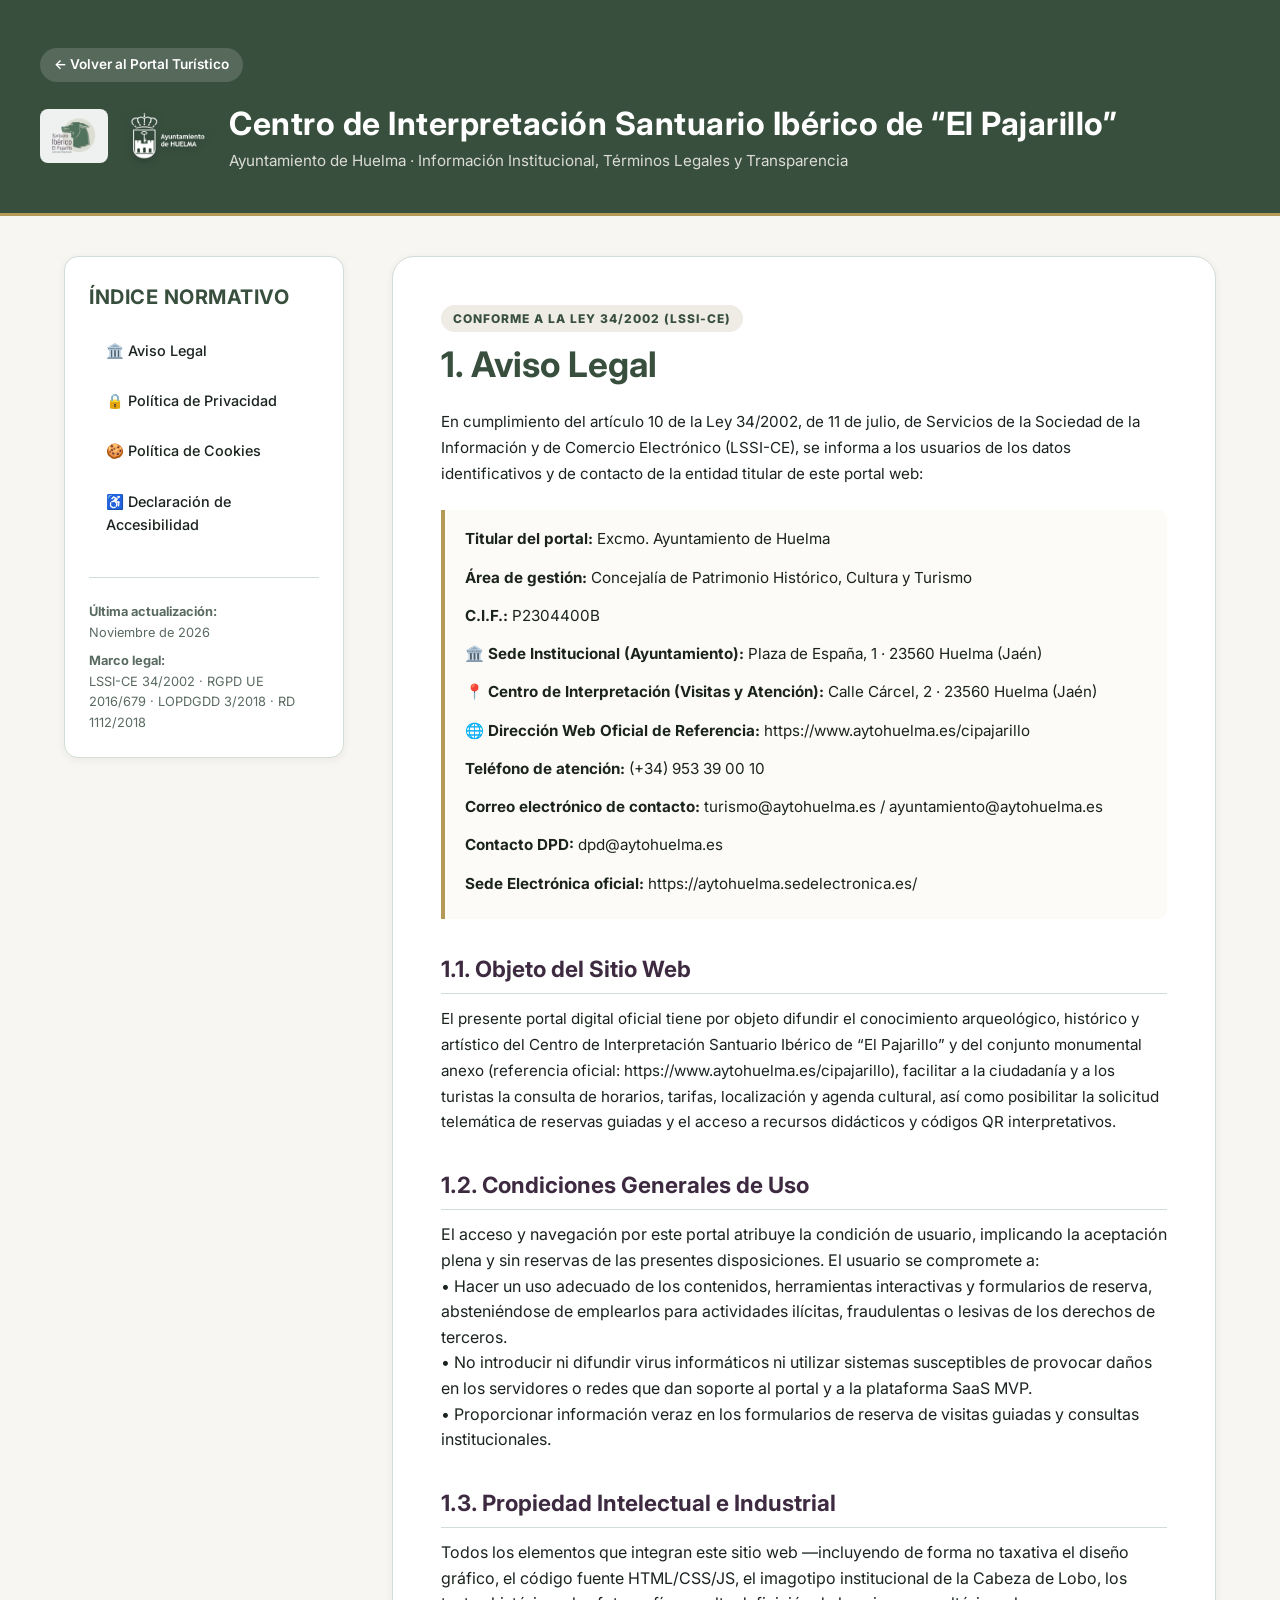
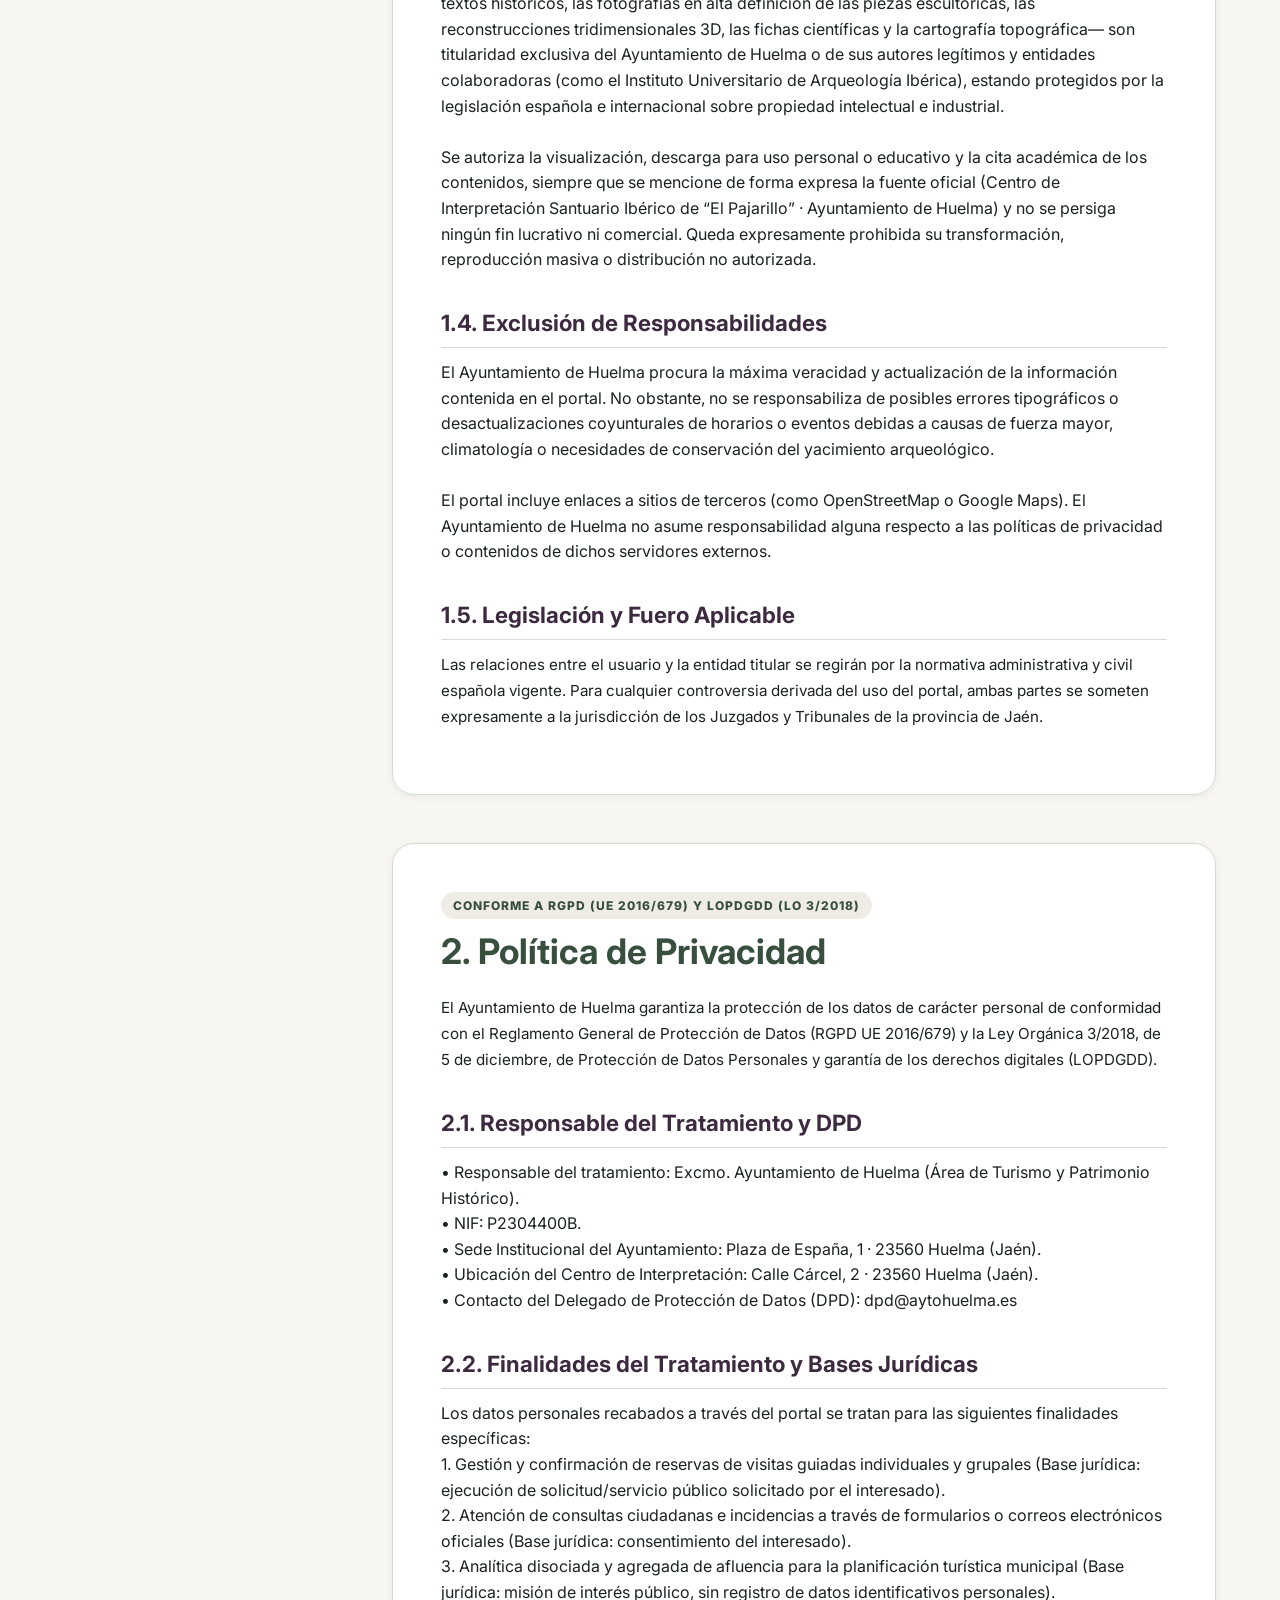
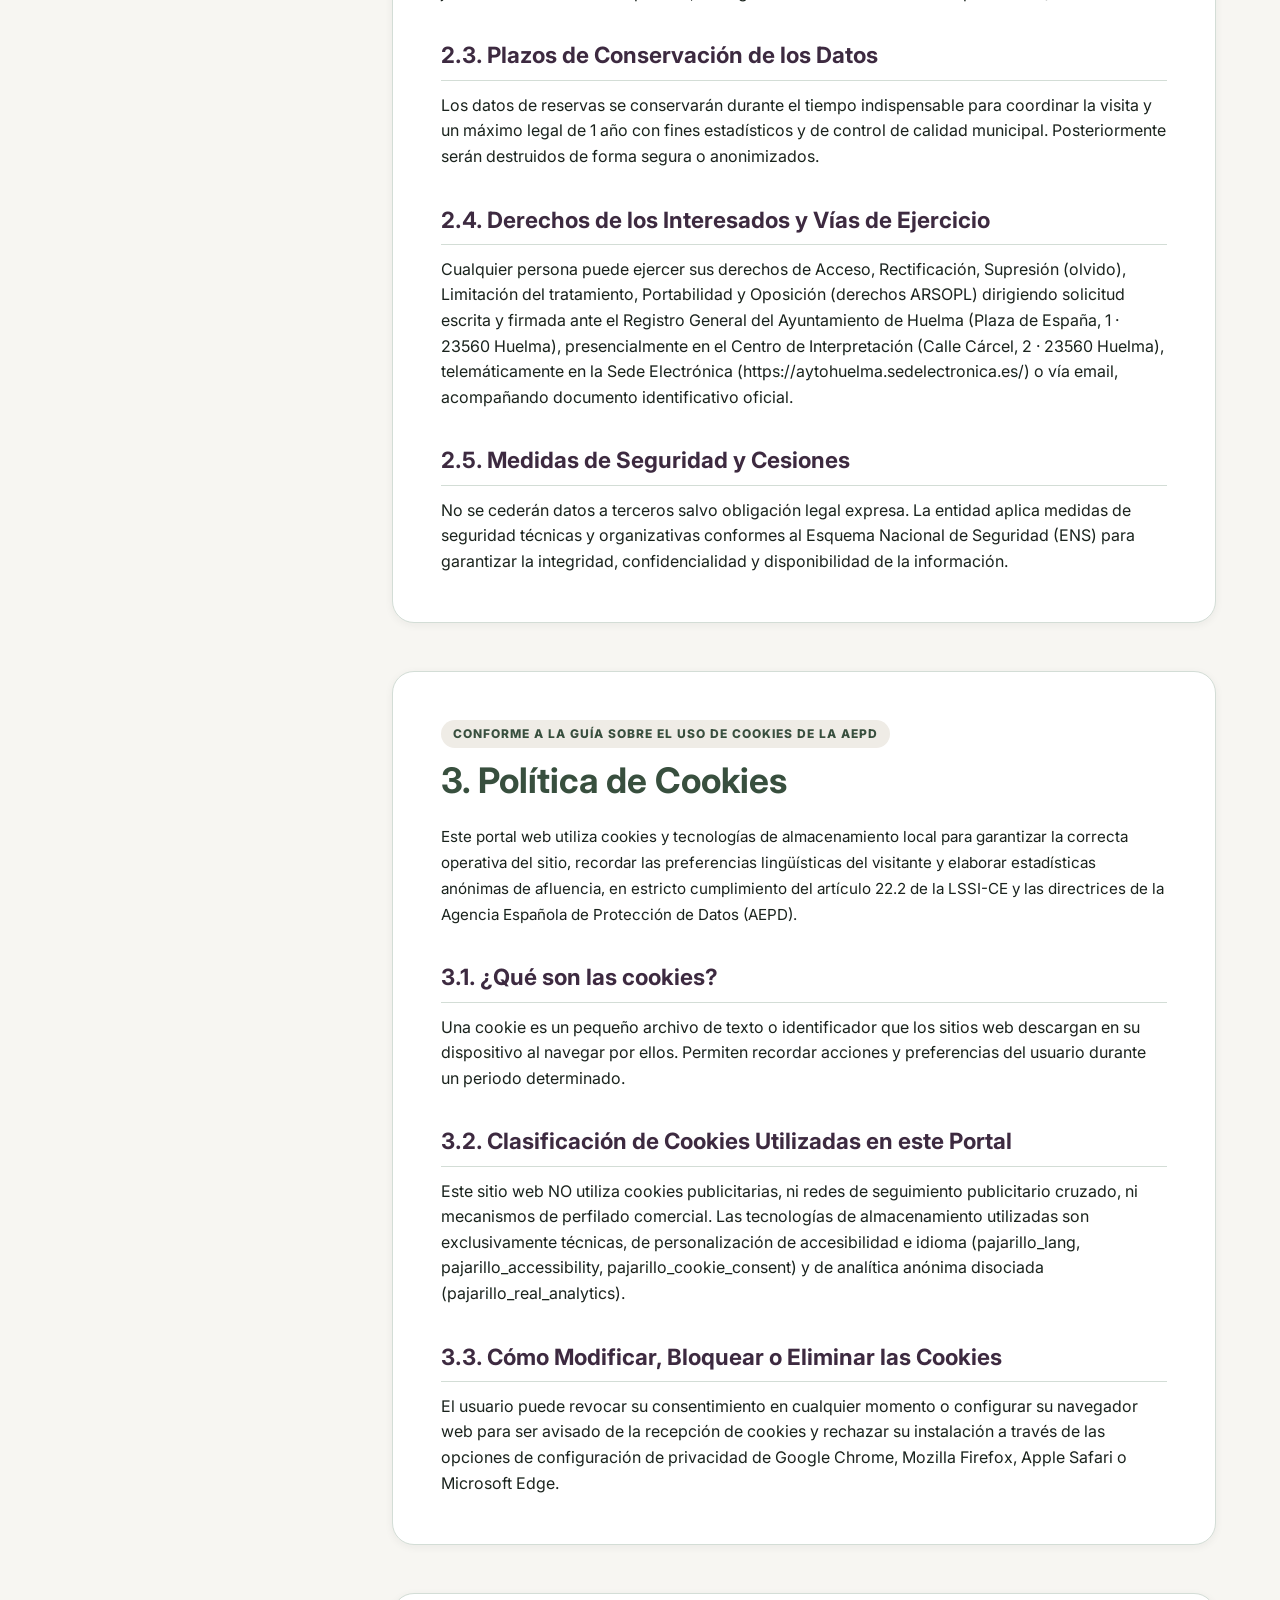
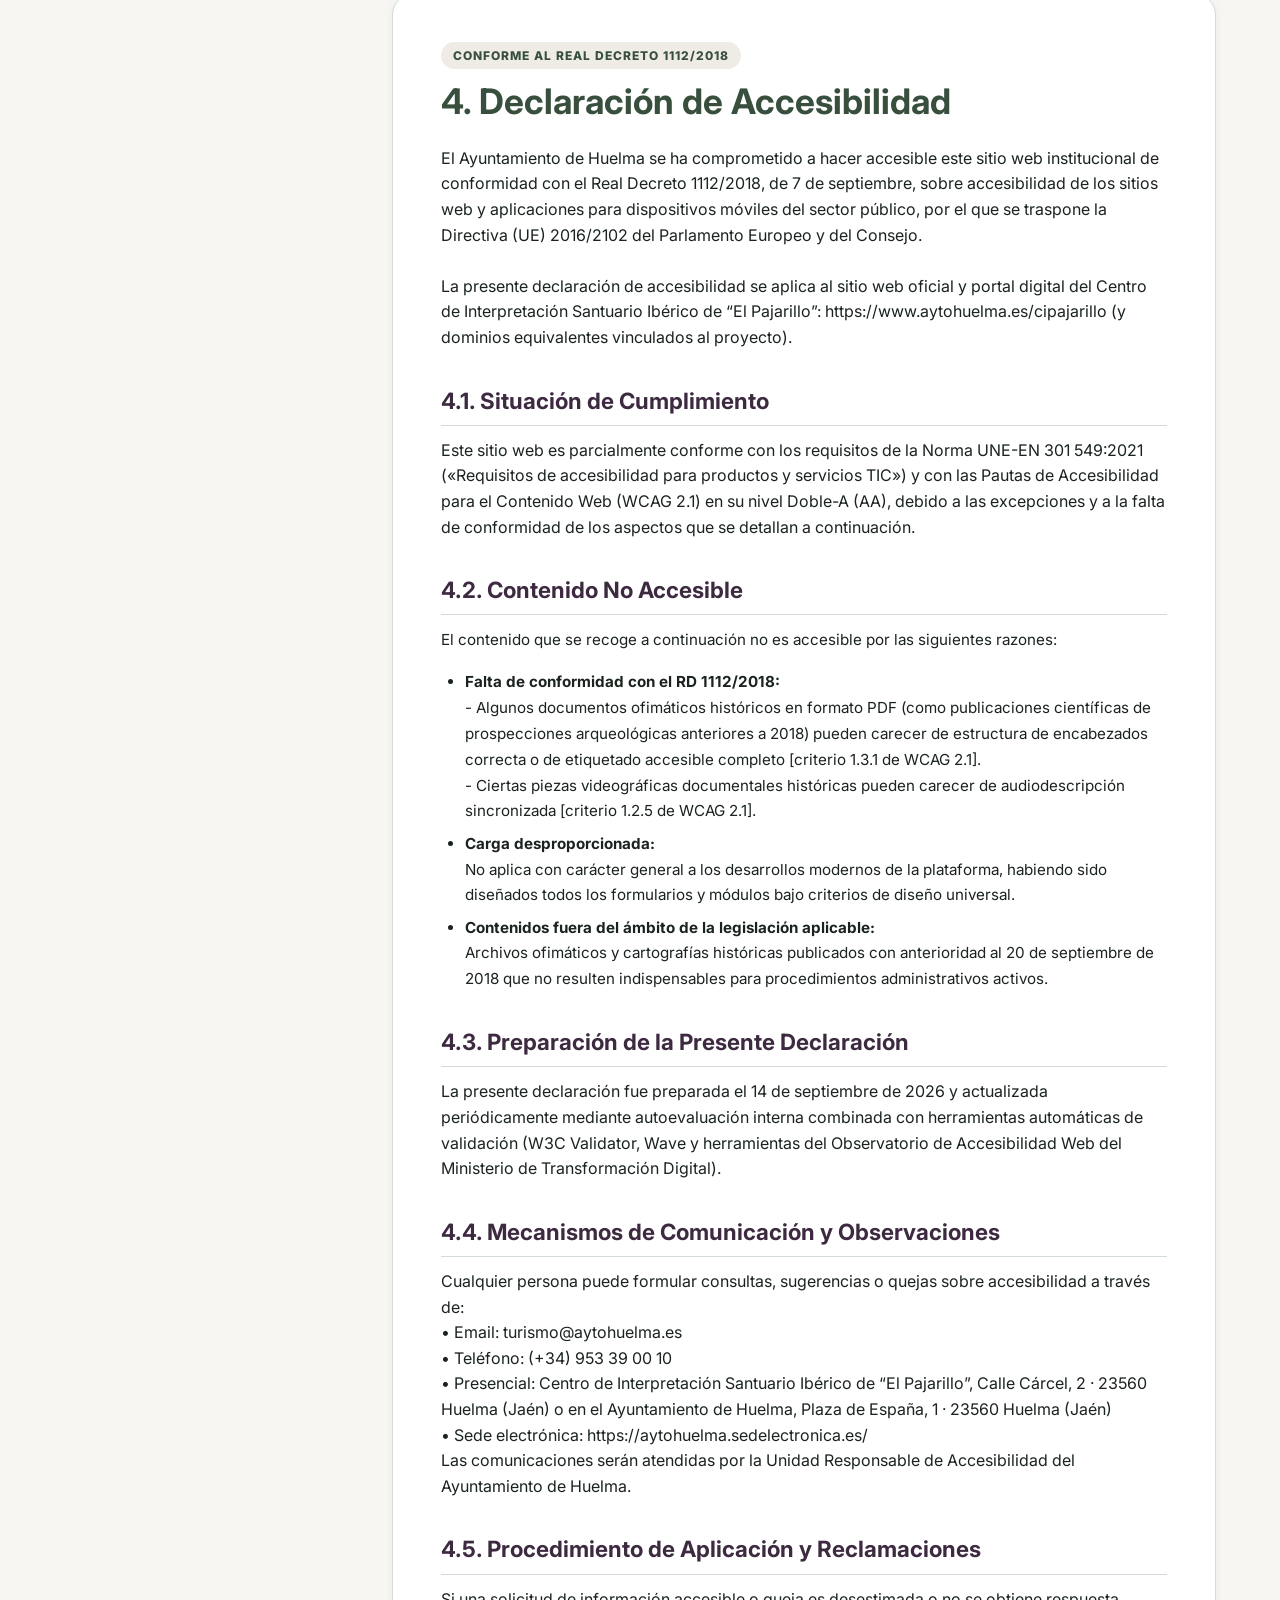
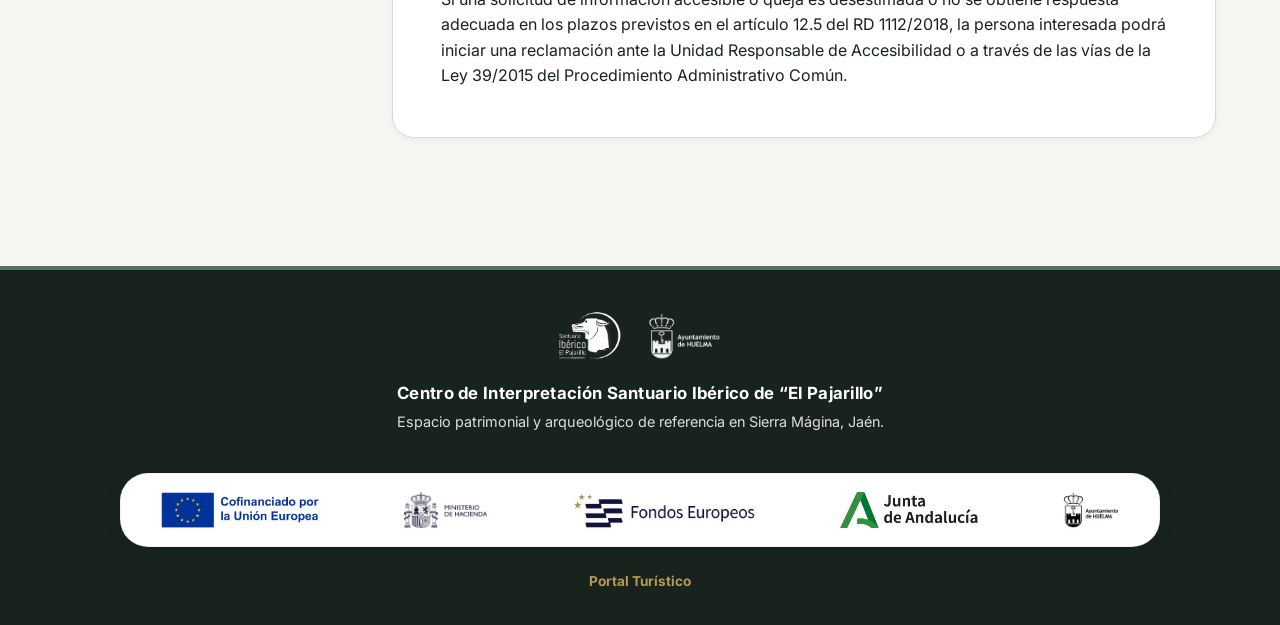
<file: legal.html>
<!DOCTYPE html>
<html lang="es">
<head>
  <meta charset="UTF-8">
  <meta name="viewport" content="width=device-width, initial-scale=1.0">
  <title>Aviso Legal, Privacidad, Cookies y Accesibilidad | Centro de Interpretación Santuario Ibérico de “El Pajarillo”</title>
  <meta name="description" content="Información legal, política de privacidad conforme a RGPD, política de cookies según AEPD y declaración de accesibilidad conforme a RD 1112/2018 del Centro de Interpretación Santuario Ibérico de El Pajarillo (Ayuntamiento de Huelma).">

  <!-- Favicon Oficial Multidispositivo -->
  <link rel="icon" type="image/svg+xml" href="./assets/images/favicon.svg">
  <link rel="icon" type="image/png" sizes="32x32" href="./assets/images/favicon-32x32.png">
  <link rel="icon" type="image/png" sizes="16x16" href="./assets/images/favicon-16x16.png">
  <link rel="apple-touch-icon" sizes="180x180" href="./assets/images/apple-touch-icon.png">
  <link rel="shortcut icon" href="./favicon.ico">

  <!-- Tipografías Google Fonts -->
  <link rel="preconnect" href="https://fonts.googleapis.com">
  <link rel="preconnect" href="https://fonts.gstatic.com" crossorigin>
  <link href="https://fonts.googleapis.com/css2?family=Barlow+Condensed:ital,wght@0,600;0,700;0,800;1,700&family=Inter:wght@400;500;600;700&display=swap" rel="stylesheet">

  <link rel="stylesheet" href="./css/main.css?v=3.7">
  <style>
    .legal-page-header {
      background: var(--c-primary);
      color: white;
      padding: 3rem 1.5rem 2.5rem;
      border-bottom: 3px solid var(--c-accent-gold);
    }
    .legal-container {
      max-width: 1200px;
      margin: 0 auto;
      padding: 2.5rem 1.5rem 5rem;
      display: grid;
      grid-template-columns: 280px 1fr;
      gap: 3rem;
      align-items: start;
    }
    @media (max-width: 900px) {
      .legal-container {
        grid-template-columns: 1fr;
        gap: 1.5rem;
        padding: 1.5rem 1rem 3rem;
      }
      .legal-sidebar {
        position: static;
        padding: 1rem;
      }
      .legal-page-header {
        padding: 2rem 1rem 1.5rem;
      }
      .legal-page-header h1 {
        font-size: 1.8rem;
      }
      .legal-article {
        padding: 1.5rem 1.15rem;
      }
      .legal-title {
        font-size: 1.5rem;
      }
    }
    .table-responsive {
      width: 100%;
      overflow-x: auto;
      -webkit-overflow-scrolling: touch;
      margin: 1.5rem 0;
    }
    .legal-sidebar {
      position: sticky;
      top: 90px;
      background: var(--c-white);
      border: 1px solid var(--c-border);
      border-radius: var(--radius-md);
      padding: 1.5rem;
      box-shadow: var(--shadow-sm);
    }
    .legal-sidebar h3 {
      font-family: var(--font-condensed);
      font-size: 1.25rem;
      color: var(--c-primary);
      margin-bottom: 1rem;
      text-transform: uppercase;
      letter-spacing: 0.5px;
    }
    .legal-nav-list {
      list-style: none;
      display: flex;
      flex-direction: column;
      gap: 0.5rem;
    }
    .legal-nav-link {
      display: block;
      padding: 0.6rem 0.85rem;
      border-radius: var(--radius-sm);
      color: var(--c-text-dark);
      text-decoration: none;
      font-weight: 500;
      font-size: 0.9rem;
      transition: var(--transition);
      border-left: 3px solid transparent;
    }
    .legal-nav-link:hover,
    .legal-nav-link.active {
      background: var(--c-stone-warm);
      color: var(--c-primary);
      border-left-color: var(--c-accent-gold);
      font-weight: 700;
    }
    .legal-article {
      background: var(--c-white);
      border: 1px solid var(--c-border);
      border-radius: var(--radius-lg);
      padding: 3rem;
      margin-bottom: 3rem;
      box-shadow: var(--shadow-sm);
    }
    @media (max-width: 600px) {
      .legal-article {
        padding: 1.5rem;
      }
    }
    .legal-section-tag {
      display: inline-block;
      background: var(--c-stone-warm);
      color: var(--c-primary);
      font-size: 0.75rem;
      font-weight: 800;
      text-transform: uppercase;
      letter-spacing: 1px;
      padding: 4px 12px;
      border-radius: 999px;
      margin-bottom: 0.75rem;
    }
    .legal-title {
      font-family: var(--font-condensed);
      font-size: 2.2rem;
      color: var(--c-primary);
      margin-bottom: 1.5rem;
      line-height: 1.15;
    }
    .legal-article h3 {
      font-family: var(--font-condensed);
      font-size: 1.4rem;
      color: var(--c-accent-purple);
      margin: 2rem 0 0.75rem;
      border-bottom: 1.5px solid var(--c-border);
      padding-bottom: 0.4rem;
    }
    .legal-article p {
      margin-bottom: 1rem;
      color: var(--c-text-dark);
      line-height: 1.7;
      font-size: 0.95rem;
    }
    .legal-article ul {
      margin: 0 0 1.25rem 1.5rem;
      line-height: 1.7;
      font-size: 0.95rem;
    }
    .legal-article li {
      margin-bottom: 0.4rem;
    }
    .legal-table {
      width: 100%;
      border-collapse: collapse;
      margin: 1.5rem 0;
      font-size: 0.88rem;
    }
    .legal-table th,
    .legal-table td {
      border: 1px solid var(--c-border);
      padding: 0.75rem 1rem;
      text-align: left;
    }
    .legal-table th {
      background: var(--c-stone-warm);
      color: var(--c-primary);
      font-weight: 700;
    }
    .legal-badge-ok {
      background: #E8F5E9;
      color: #2E7D32;
      padding: 2px 8px;
      border-radius: 4px;
      font-weight: 600;
      font-size: 0.8rem;
    }
    .legal-alert {
      background: #FDFBF7;
      border-left: 4px solid var(--c-accent-gold);
      padding: 1rem 1.25rem;
      border-radius: 0 var(--radius-sm) var(--radius-sm) 0;
      margin: 1.5rem 0;
      font-size: 0.9rem;
      color: var(--c-text-dark);
    }
    .back-btn-pill {
      display: inline-flex;
      align-items: center;
      gap: 0.5rem;
      background: rgba(255, 255, 255, 0.15);
      color: white;
      text-decoration: none;
      padding: 6px 14px;
      border-radius: 999px;
      font-size: 0.85rem;
      font-weight: 600;
      transition: var(--transition);
      margin-bottom: 1rem;
    }
    .back-btn-pill:hover {
      background: rgba(255, 255, 255, 0.3);
      transform: translateX(-3px);
    }
  </style>
</head>
<body>

  <!-- Cabecera Superior -->
  <header class="legal-page-header">
    <div style="max-width: 1200px; margin: 0 auto;">
      <a href="./index.html" class="back-btn-pill">
        ← Volver al Portal Turístico
      </a>
      <div style="display: flex; align-items: center; gap: 1.25rem; flex-wrap: wrap;">
        <img src="./assets/images/logo-pajarillo.png" alt="Logo El Pajarillo" style="height: 54px; width: auto; aspect-ratio: 1024 / 815; object-fit: contain; flex-shrink: 0; background: rgba(255,255,255,0.92); padding: 4px 10px; border-radius: 8px;">
        <img src="./assets/images/logo-ayuntamiento-huelma.png" alt="Ayuntamiento de Huelma" style="height: 50px; width: auto; object-fit: contain; flex-shrink: 0; filter: drop-shadow(0 2px 4px rgba(0,0,0,0.3));">
        <div>
          <h1 style="font-family: var(--font-condensed); font-size: 2rem; letter-spacing: 0.5px;">Centro de Interpretación Santuario Ibérico de “El Pajarillo”</h1>
          <p style="color: #DCDCD6; font-size: 0.95rem;">Ayuntamiento de Huelma · Información Institucional, Términos Legales y Transparencia</p>
        </div>
      </div>
    </div>
  </header>

  <!-- Contenedor Principal con Menú Lateral -->
  <div class="legal-container">

    <!-- Navegación lateral sticky -->
    <aside class="legal-sidebar">
      <h3>Índice Normativo</h3>
      <nav>
        <ul class="legal-nav-list">
          <li><a href="#aviso" class="legal-nav-link active">🏛️ Aviso Legal</a></li>
          <li><a href="#privacidad" class="legal-nav-link">🔒 Política de Privacidad</a></li>
          <li><a href="#cookies" class="legal-nav-link">🍪 Política de Cookies</a></li>
          <li><a href="#accesibilidad" class="legal-nav-link">♿ Declaración de Accesibilidad</a></li>
          <li style="display: none;"><a href="#calidad" class="legal-nav-link">⭐ Carta de Calidad y Servicios</a></li>
        </ul>
      </nav>

      <div style="margin-top: 2rem; padding-top: 1.5rem; border-top: 1px solid var(--c-border); font-size: 0.8rem; color: var(--c-text-muted);">
        <p><strong>Última actualización:</strong></p>
        <p id="view-ultima-actualizacion">Noviembre de 2026</p>
        <p style="margin-top: 0.5rem;"><strong>Marco legal:</strong></p>
        <p id="view-marco-legal">LSSI-CE 34/2002 · RGPD UE 2016/679 · LOPDGDD 3/2018 · RD 1112/2018</p>
      </div>
    </aside>

    <!-- Contenido Detallado -->
    <main>

      <!-- ═══════════════════════════════════════════════════════
           1. AVISO LEGAL
           ═══════════════════════════════════════════════════════ -->
      <article class="legal-article" id="aviso">
        <span class="legal-section-tag" id="view-aviso-tag">Conforme a la Ley 34/2002 (LSSI-CE)</span>
        <h2 class="legal-title" id="view-aviso-titulo">1. Aviso Legal</h2>

        <p id="view-aviso-intro">
          En cumplimiento del artículo 10 de la <strong>Ley 34/2002, de 11 de julio, de Servicios de la Sociedad de la Información y de Comercio Electrónico (LSSI-CE)</strong>, se informa a los usuarios de los datos identificativos y de contacto de la entidad titular de este portal web:
        </p>

        <div class="legal-alert">
          <ul style="margin: 0; list-style: none; display: flex; flex-direction: column; gap: 6px;">
            <li><strong>Titular del portal:</strong> <span id="view-titular">Excmo. Ayuntamiento de Huelma</span></li>
            <li><strong>Área de gestión:</strong> <span id="view-area">Concejalía de Patrimonio Histórico, Cultura y Turismo</span></li>
            <li><strong>C.I.F.:</strong> <span id="view-cif">P2304400B</span></li>
            <li><strong>🏛️ Sede Institucional (Ayuntamiento):</strong> <span id="view-direccion-ayto">Plaza de España, 1 · 23560 Huelma (Jaén)</span></li>
            <li><strong>📍 Centro de Interpretación (Visitas y Atención):</strong> <span id="view-direccion-centro">Calle Cárcel, 2 · 23560 Huelma (Jaén)</span></li>
            <li><strong>🌐 Dirección Web Oficial de Referencia:</strong> <a id="view-web-ref-link" href="https://www.aytohuelma.es/cipajarillo" target="_blank" rel="noopener">https://www.aytohuelma.es/cipajarillo</a></li>
            <li><strong>Teléfono de atención:</strong> <span id="view-telefono">(+34) 953 39 00 10</span></li>
            <li><strong>Correo electrónico de contacto:</strong> <a id="view-email-link" href="mailto:turismo@aytohuelma.es">turismo@aytohuelma.es</a> / <a id="view-email-sec-link" href="mailto:ayuntamiento@huelma.es">ayuntamiento@huelma.es</a></li>
            <li><strong>Contacto DPD:</strong> <a id="view-dpd-link" href="mailto:dpd@huelma.es">dpd@huelma.es</a></li>
            <li><strong>Sede Electrónica oficial:</strong> <a id="view-sede-link" href="https://aytohuelma.sedelectronica.es/" target="_blank" rel="noopener">https://aytohuelma.sedelectronica.es/</a></li>
          </ul>
        </div>

        <h3 id="view-aviso-objeto-titulo">1.1. Objeto del Sitio Web</h3>
        <p id="view-aviso-objeto-texto">
          El presente portal digital oficial tiene por objeto difundir el conocimiento arqueológico, histórico y artístico del <strong>Centro de Interpretación Santuario Ibérico de “El Pajarillo”</strong> y del conjunto monumental anexo, facilitar a la ciudadanía y a los turistas la consulta de horarios, tarifas, localización y agenda cultural, así como posibilitar la solicitud telemática de reservas guiadas y el acceso a recursos didácticos y códigos QR interpretativos.
        </p>

        <h3 id="view-aviso-condiciones-titulo">1.2. Condiciones Generales de Uso</h3>
        <div id="view-aviso-condiciones-texto">
          <p>
            El acceso y navegación por este portal atribuye la condición de usuario, implicando la aceptación plena y sin reservas de las presentes disposiciones. El usuario se compromete a:
          </p>
          <ul>
            <li>Hacer un uso adecuado de los contenidos, herramientas interactivas y formularios de reserva, absteniéndose de emplearlos para actividades ilícitas, fraudulentas o lesivas de los derechos de terceros.</li>
            <li>No introducir ni difundir virus informáticos ni utilizar sistemas susceptibles de provocar daños en los servidores o redes que dan soporte al portal y a la plataforma SaaS MVP.</li>
            <li>Proporcionar información veraz en los formularios de reserva de visitas guiadas y consultas institucionales.</li>
          </ul>
        </div>

        <h3 id="view-aviso-propiedad-titulo">1.3. Propiedad Intelectual e Industrial</h3>
        <div id="view-aviso-propiedad-texto">
          <p>
            Todos los elementos que integran este sitio web —incluyendo de forma no taxativa el diseño gráfico, el código fuente HTML/CSS/JS, el imagotipo institucional de la Cabeza de Lobo, los textos históricos, las fotografías en alta definición de las piezas escultóricas, las reconstrucciones tridimensionales 3D, las fichas científicas y la cartografía topográfica— son titularidad exclusiva del <strong>Ayuntamiento de Huelma</strong> o de sus autores legítimos y entidades colaboradoras (como el Instituto Universitario de Arqueología Ibérica), estando protegidos por la legislación española e internacional sobre propiedad intelectual e industrial.
          </p>
          <p>
            Se autoriza la visualización, descarga para uso personal o educativo y la cita académica de los contenidos, siempre que se mencione de forma expresa la fuente oficial (<em>Centro de Interpretación Santuario Ibérico de “El Pajarillo” · Ayuntamiento de Huelma</em>) y no se persiga ningún fin lucrativo ni comercial. Queda expresamente prohibida su transformación, reproducción masiva o distribución no autorizada.
          </p>
        </div>

        <h3 id="view-aviso-responsabilidad-titulo">1.4. Exclusión de Responsabilidades</h3>
        <div id="view-aviso-responsabilidad-texto">
          <p>
            El Ayuntamiento de Huelma procura la máxima veracidad y actualización de la información contenida en el portal. No obstante, no se responsabiliza de posibles errores tipográficos o desactualizaciones coyunturales de horarios o eventos debidas a causas de fuerza mayor, climatología o necesidades de conservación del yacimiento arqueológico.
          </p>
          <p>
            El portal incluye enlaces a sitios de terceros (como OpenStreetMap o Google Maps). El Ayuntamiento de Huelma no asume responsabilidad alguna respecto a las políticas de privacidad o contenidos de dichos servidores externos.
          </p>
        </div>

        <h3 id="view-aviso-legislacion-titulo">1.5. Legislación y Fuero Aplicable</h3>
        <p id="view-aviso-legislacion-texto">
          Las relaciones entre el usuario y la entidad titular se regirán por la normativa administrativa y civil española vigente. Para cualquier controversia derivada del uso del portal, ambas partes se someten expresamente a la jurisdicción de los Juzgados y Tribunales de la provincia de Jaén.
        </p>
      </article>

      <!-- ═══════════════════════════════════════════════════════
           2. POLÍTICA DE PRIVACIDAD
           ═══════════════════════════════════════════════════════ -->
      <article class="legal-article" id="privacidad">
        <span class="legal-section-tag" id="view-priv-tag">Conforme a RGPD (UE 2016/679) y LOPDGDD (LO 3/2018)</span>
        <h2 class="legal-title" id="view-priv-titulo">2. Política de Privacidad</h2>

        <p id="view-priv-intro">
          El Ayuntamiento de Huelma garantiza la protección de los datos de carácter personal de conformidad con el <strong>Reglamento General de Protección de Datos (RGPD UE 2016/679)</strong> y la <strong>Ley Orgánica 3/2018, de 5 de diciembre, de Protección de Datos Personales y garantía de los derechos digitales (LOPDGDD)</strong>.
        </p>

        <h3 id="view-priv-responsable-titulo">2.1. Responsable del Tratamiento y DPD</h3>
        <div id="view-priv-responsable-texto">
          <ul style="line-height: 1.8;">
            <li><strong>Responsable del tratamiento:</strong> <span id="view-priv-resp-name">Excmo. Ayuntamiento de Huelma (Área de Turismo y Patrimonio Histórico)</span>.</li>
            <li><strong>NIF:</strong> <span id="view-priv-nif">P2304400B</span>.</li>
            <li><strong>🏛️ Sede Institucional (Ayuntamiento):</strong> <span id="view-priv-dir-ayto">Plaza de España, 1 · 23560 Huelma (Jaén)</span>.</li>
            <li><strong>📍 Ubicación del Centro de Interpretación:</strong> <span id="view-priv-dir-centro">Calle Cárcel, 2 · 23560 Huelma (Jaén)</span>.</li>
            <li><strong>Contacto del Delegado de Protección de Datos (DPD):</strong> <a id="view-priv-dpd-link" href="mailto:dpd@huelma.es">dpd@huelma.es</a>.</li>
          </ul>
        </div>

        <h3 id="view-priv-finalidad-titulo">2.2. Finalidades del Tratamiento y Bases Jurídicas</h3>
        <div id="view-priv-finalidad-texto">
          <p>Los datos personales recabados a través del portal se tratan para las siguientes finalidades específicas:</p>
          <div class="table-responsive">
            <table class="legal-table">
              <thead>
                <tr>
                  <th>Actividad de Tratamiento</th>
                  <th>Datos Recabados</th>
                  <th>Base Jurídica (Legitimación)</th>
                  <th>Plazo de Conservación</th>
                </tr>
              </thead>
              <tbody>
                <tr>
                  <td><strong>Gestión de Reservas Online para Visitas Guiadas</strong></td>
                  <td>Nombre, apellidos, correo electrónico, teléfono, fecha/turno deseado, número de personas y notas de accesibilidad.</td>
                  <td><strong>Consentimiento del interesado</strong> (art. 6.1.a RGPD) y cumplimiento de misión de interés público de promoción cultural (art. 6.1.e RGPD).</td>
                  <td>Hasta la conclusión de la visita y los plazos administrativos de liquidación o posibles reclamaciones.</td>
                </tr>
                <tr>
                  <td><strong>Atención de Consultas Ciudadanas y Formulario de Contacto</strong></td>
                  <td>Nombre, correo electrónico, asunto y mensaje remitido.</td>
                  <td><strong>Consentimiento del interesado</strong> al enviar el formulario (art. 6.1.a RGPD).</td>
                  <td>Tiempo necesario para responder a la consulta y máximo 1 año para control de calidad.</td>
                </tr>
                <tr>
                  <td><strong>Analítica de Visitantes del Centro y Escaneos QR</strong></td>
                  <td>Métricas disociadas: idioma preferido, tipología de dispositivo genérico, número de escaneos. <em>No se almacenan direcciones IP ni identificadores personales.</em></td>
                  <td><strong>Interés público municipal</strong> para la optimización de los servicios turísticos locales.</td>
                  <td>Datos agregados históricos anuales para justificaciones técnicas y memorias de actuación.</td>
                </tr>
              </tbody>
            </table>
          </div>
        </div>

        <h3 id="view-priv-conservacion-titulo">2.3. Destinatarios y Plazos de Conservación de los Datos</h3>
        <div id="view-priv-conservacion-texto">
          <p>
            Los datos de reservas se conservarán durante el tiempo indispensable para coordinar la visita y un máximo legal de 1 año con fines estadísticos y de control de calidad municipal. Posteriormente serán destruidos de forma segura o anonimizados.
          </p>
          <p>
            Los datos no serán comunicados ni cedidos a terceras empresas o entidades privadas, salvo obligación legal expresa o requerimiento de los órganos jurisdiccionales competentes. No se realizan transferencias internacionales de datos fuera del Espacio Económico Europeo (EEE).
          </p>
        </div>

        <h3 id="view-priv-derechos-titulo">2.4. Derechos de las Personas Interesadas (ARCO-POL)</h3>
        <div id="view-priv-derechos-texto">
          <p>Cualquier ciudadano tiene derecho a obtener confirmación sobre si el Ayuntamiento de Huelma está tratando sus datos personales y puede ejercer los siguientes derechos:</p>
          <ul>
            <li><strong>Acceso:</strong> Consultar qué datos personales conserva la entidad.</li>
            <li><strong>Rectificación:</strong> Solicitar la corrección de datos inexactos o incompletos.</li>
            <li><strong>Supresión ("Derecho al Olvido"):</strong> Solicitar que se eliminen sus datos cuando ya no sean necesarios para los fines que fueron recabados.</li>
            <li><strong>Limitación del Tratamiento:</strong> Solicitar la paralización cautelar del uso de sus datos en los supuestos previstos por la ley.</li>
            <li><strong>Portabilidad:</strong> Recibir sus datos en formato digital interoperable.</li>
            <li><strong>Oposición:</strong> Oponerse al tratamiento por motivos derivados de su situación particular.</li>
          </ul>
          <p>
            Para ejercer estos derechos, el usuario puede enviar una solicitud escrita adjuntando copia de su DNI/NIE a través de la <strong>Sede Electrónica del Ayuntamiento de Huelma</strong> (<a href="https://aytohuelma.sedelectronica.es/" target="_blank" rel="noopener">aytohuelma.sedelectronica.es</a>) o mediante correo electrónico a <a href="mailto:dpd@huelma.es">dpd@huelma.es</a> o <a href="mailto:turismo@aytohuelma.es">turismo@aytohuelma.es</a> con el asunto <em>"Protección de Datos - El Pajarillo"</em>.
          </p>
          <p>
            Asimismo, si considera que sus derechos no han sido debidamente atendidos, tiene derecho a presentar una reclamación ante la <strong>Agencia Española de Protección de Datos (AEPD)</strong> a través de su sede electrónica en <a href="https://www.aepd.es" target="_blank" rel="noopener">www.aepd.es</a>.
          </p>
        </div>

        <h3 id="view-priv-seguridad-titulo">2.5. Medidas de Seguridad y Cesiones</h3>
        <div id="view-priv-seguridad-texto">
          <p>
            No se cederán datos a terceros salvo obligación legal expresa. La entidad aplica medidas de seguridad técnicas y organizativas conformes al Esquema Nacional de Seguridad (ENS) para garantizar la integridad, confidencialidad y disponibilidad de la información.
          </p>
        </div>
      </article>

      <!-- ═══════════════════════════════════════════════════════
           3. POLÍTICA DE COOKIES
           ═══════════════════════════════════════════════════════ -->
      <article class="legal-article" id="cookies">
        <span class="legal-section-tag" id="view-cookies-tag">Conforme a la Guía sobre el uso de cookies de la AEPD</span>
        <h2 class="legal-title" id="view-cookies-titulo">3. Política de Cookies</h2>

        <p id="view-cookies-intro">
          Este portal web utiliza cookies y tecnologías de almacenamiento local para garantizar la correcta operativa del sitio, recordar las preferencias lingüísticas del visitante y elaborar estadísticas anónimas de afluencia, en estricto cumplimiento del artículo 22.2 de la LSSI-CE y las directrices de la <strong>Agencia Española de Protección de Datos (AEPD)</strong>.
        </p>

        <h3 id="view-cookies-definicion-titulo">3.1. ¿Qué son las cookies?</h3>
        <div id="view-cookies-definicion-texto">
          <p>
            Una cookie es un pequeño archivo de texto o identificador que los sitios web descargan en su dispositivo (ordenador, tableta o smartphone) al navegar por ellos. Permiten recordar acciones y preferencias del usuario (idioma de lectura, tamaño de visualización, etc.) durante un periodo determinado.
          </p>
        </div>

        <h3 id="view-cookies-clasificacion-titulo">3.2. Clasificación de Cookies Utilizadas en este Portal</h3>
        <div id="view-cookies-clasificacion-texto">
          <p>
            Este sitio web <strong>NO utiliza cookies publicitarias, ni redes de seguimiento publicitario cruzado, ni mecanismos de perfilado comercial</strong>. Las cookies y mecanismos de persistencia utilizados se clasifican en:
          </p>

          <div class="table-responsive">
            <table class="legal-table">
              <thead>
                <tr>
                  <th>Nombre / Clave</th>
                  <th>Emisor / Proveedor</th>
                  <th>Tipología</th>
                  <th>Finalidad</th>
                  <th>Caducidad</th>
                </tr>
              </thead>
              <tbody>
                <tr>
                  <td><code>pajarillo_lang</code></td>
                  <td>Propia (Local)</td>
                  <td>Técnica / Preferencias <span class="legal-badge-ok">Exenta</span></td>
                  <td>Almacena el idioma seleccionado por el usuario (Español, Inglés o Francés) para mantener la traducción activa durante toda la navegación.</td>
                  <td>1 año (LocalStorage)</td>
                </tr>
                <tr>
                  <td><code>pajarillo_accessibility</code></td>
                  <td>Propia (Local)</td>
                  <td>Técnica / Accesibilidad <span class="legal-badge-ok">Exenta</span></td>
                  <td>Almacena las preferencias configuradas en el widget de Accesibilidad Universal (modo dislexia, alto contraste, escala de texto, cursor aumentado, guía de lectura).</td>
                  <td>Persistente (LocalStorage)</td>
                </tr>
                <tr>
                  <td><code>pajarillo_cookie_consent</code></td>
                  <td>Propia (Local)</td>
                  <td>Técnica / Consentimiento <span class="legal-badge-ok">Exenta</span></td>
                  <td>Registra la decisión del visitante respecto a la aceptación o rechazo del aviso informativo de métricas y cookies.</td>
                  <td>1 año (LocalStorage)</td>
                </tr>
                <tr>
                  <td><code>pajarillo_sid</code></td>
                  <td>Propia (Local)</td>
                  <td>Técnica / Sesión <span class="legal-badge-ok">Exenta</span></td>
                  <td>Identificador efímero y disociado para evitar la duplicación de contadores de visitas en recargas durante la misma sesión de consulta.</td>
                  <td>Sesión (SessionStorage, se destruye al cerrar el navegador)</td>
                </tr>
                <tr>
                  <td><code>pajarillo_real_analytics</code></td>
                  <td>Propia (Local)</td>
                  <td>Analítica Anónima</td>
                  <td>Computa de forma disociada el número de consultas a salas, escaneos de códigos QR in situ, reproducciones de audioguía y descargas de recursos didácticos para la mejora del servicio público, sin registrar direcciones IP ni huella digital (fingerprinting).</td>
                  <td>6 meses (LocalStorage)</td>
                </tr>
                <tr>
                  <td><code>pajarillo_admin_auth</code></td>
                  <td>Propia (Panel SaaS)</td>
                  <td>Técnica / Gestión <span class="legal-badge-ok">Exenta</span></td>
                  <td>Gestiona la autenticación segura y temporal de los técnicos municipales del Ayuntamiento de Huelma en el panel de control administrativo.</td>
                  <td>Sesión de trabajo</td>
                </tr>
              </tbody>
            </table>
          </div>
        </div>

        <h3 id="view-cookies-bloqueo-titulo">3.3. Cómo Modificar, Bloquear o Eliminar las Cookies</h3>
        <div id="view-cookies-bloqueo-texto">
          <p>
            El usuario puede revocar su consentimiento en cualquier momento o configurar su navegador web para ser avisado de la recepción de cookies y rechazar su instalación. Puede gestionar sus opciones en los siguientes enlaces oficiales de los navegadores más utilizados:
          </p>
          <ul>
            <li><strong>Google Chrome:</strong> Configuración > Privacidad y seguridad > Cookies y otros datos de sitios.</li>
            <li><strong>Mozilla Firefox:</strong> Opciones > Privacidad y seguridad > Cookies y datos del sitio.</li>
            <li><strong>Apple Safari:</strong> Preferencias > Privacidad > Bloquear todas las cookies.</li>
            <li><strong>Microsoft Edge:</strong> Configuración > Privacidad, búsqueda y servicios > Cookies y permisos de sitio.</li>
          </ul>
        </div>
      </article>

      <!-- ═══════════════════════════════════════════════════════
           4. DECLARACIÓN DE ACCESIBILIDAD
           ═══════════════════════════════════════════════════════ -->
      <article class="legal-article" id="accesibilidad">
        <span class="legal-section-tag" id="view-acc-tag">Conforme al Real Decreto 1112/2018</span>
        <h2 class="legal-title" id="view-acc-titulo">4. Declaración de Accesibilidad</h2>

        <div id="view-acc-intro">
          <p>
            El <strong>Ayuntamiento de Huelma</strong> se ha comprometido a hacer accesible este sitio web institucional de conformidad con el <strong>Real Decreto 1112/2018, de 7 de septiembre</strong>, sobre accesibilidad de los sitios web y aplicaciones para dispositivos móviles del sector público, por el que se traspone la <strong>Directiva (UE) 2016/2102 del Parlamento Europeo y del Consejo</strong>.
          </p>
          <p>
            La presente declaración de accesibilidad se aplica al sitio web oficial del <strong>Centro de Interpretación Santuario Ibérico de “El Pajarillo”</strong>: <a href="https://www.aytohuelma.es/cipajarillo" target="_blank" rel="noopener"><code>https://www.aytohuelma.es/cipajarillo</code></a> (y dominios equivalentes del proyecto).
          </p>
        </div>

        <h3 id="view-acc-cumplimiento-titulo">4.1. Situación de Cumplimiento</h3>
        <div id="view-acc-cumplimiento-texto">
          <p>
            Este sitio web es <strong>parcialmente conforme</strong> con los requisitos de la <strong>Norma UNE-EN 301 549:2021</strong> («Requisitos de accesibilidad para productos y servicios TIC») y con las <strong>Pautas de Accesibilidad para el Contenido Web (WCAG 2.1) en su nivel Doble-A (AA)</strong>, debido a las excepciones y a la falta de conformidad de los aspectos que se detallan a continuación.
          </p>
        </div>

        <h3 id="view-acc-noaccesible-titulo">4.2. Contenido No Accesible</h3>
        <div id="view-acc-noaccesible-texto">
          <p>El contenido que se recoge a continuación no es accesible por las siguientes razones:</p>
          <ul>
            <li>
              <strong>Falta de conformidad con el RD 1112/2018:</strong>
              <br>
              - Algunos documentos ofimáticos históricos en formato PDF (como publicaciones científicas de prospecciones arqueológicas anteriores a 2018) pueden carecer de estructura de encabezados correcta o de etiquetado accesible completo [criterio 1.3.1 de WCAG 2.1].
              <br>
              - Ciertas piezas videográficas documentales históricas pueden carecer de audiodescripción sincronizada [criterio 1.2.5 de WCAG 2.1].
            </li>
            <li>
              <strong>Carga desproporcionada:</strong>
              <br>
              No aplica con carácter general a los desarrollos modernos de la plataforma, habiendo sido diseñados todos los formularios y módulos bajo criterios de diseño universal.
            </li>
            <li>
              <strong>Contenidos fuera del ámbito de la legislación aplicable:</strong>
              <br>
              Archivos ofimáticos y cartografías históricas publicados con anterioridad al 20 de septiembre de 2018 que no resulten indispensables para procedimientos administrativos activos.
            </li>
          </ul>
        </div>

        <h3 id="view-acc-preparacion-titulo">4.3. Preparación de la Presente Declaración de Accesibilidad</h3>
        <div id="view-acc-preparacion-texto">
          <p>
            La presente declaración fue preparada el <strong>14 de septiembre de 2026</strong>.
          </p>
          <p>
            El método empleado para preparar la declaración ha sido una <strong>autoevaluación interna</strong> realizada por el equipo de desarrollo técnico y los servicios de digitalización municipal, contrastada mediante herramientas automáticas de validación del código (W3C Markup Validation, Wave Accessibility Tool y criterios de la Herramienta IRA del Observatorio de Accesibilidad Web del Ministerio de Transformación Digital y Función Pública).
          </p>
        </div>

        <h3 id="view-acc-contacto-titulo">4.4. Mecanismos de Comunicación y Observaciones</h3>
        <div id="view-acc-contacto-texto">
          <p>
            Cualquier persona física o jurídica puede realizar comunicaciones sobre requisitos de accesibilidad (artículo 10.2.a del RD 1112/2018), tales como:
          </p>
          <ul>
            <li>Informar sobre cualquier posible incumplimiento por parte de este sitio web.</li>
            <li>Transmitir otras dificultades de acceso al contenido.</li>
            <li>Formular cualquier consulta o sugerencia de mejora relativa a la accesibilidad del sitio web.</li>
          </ul>
          <p>
            Las comunicaciones se pueden remitir a través de los siguientes canales:
          </p>
          <div class="legal-alert">
            <ul style="margin: 0; list-style: none;">
              <li><strong>Correo electrónico específico:</strong> <a href="mailto:accesibilidad@huelma.es">accesibilidad@huelma.es</a> / <a href="mailto:turismo@aytohuelma.es">turismo@aytohuelma.es</a></li>
              <li><strong>Teléfono de atención:</strong> (+34) 953 39 00 10</li>
              <li><strong>Presencial / Registro:</strong> Centro de Interpretación (Calle Cárcel, 2 · 23560 Huelma) o Casa Consistorial del Ayuntamiento (Plaza de España, 1 · 23560 Huelma, Jaén).</li>
              <li><strong>Sede electrónica:</strong> <a href="https://aytohuelma.sedelectronica.es/" target="_blank" rel="noopener">https://aytohuelma.sedelectronica.es/</a></li>
            </ul>
          </div>
          <p>
            Las comunicaciones serán recibidas y tratadas por la <strong>Unidad Responsable de Accesibilidad del Ayuntamiento de Huelma</strong>.
          </p>
        </div>

        <h3 id="view-acc-reclamaciones-titulo">4.5. Procedimiento de Aplicación y Reclamaciones</h3>
        <div id="view-acc-reclamaciones-texto">
          <p>
            Si una vez realizada una solicitud de información accesible o queja, ésta hubiera sido desestimada, no se estuviera de acuerdo con la decisión adoptada, o la respuesta no cumpliera los requisitos contemplados en el artículo 12.5 del RD 1112/2018, la persona interesada podrá iniciar una <strong>reclamación</strong>.
          </p>
          <p>
            La reclamación puede ser presentada a través de la Sede Electrónica del Ayuntamiento de Huelma o mediante las vías establecidas en la Ley 39/2015, de 1 de octubre, del Procedimiento Administrativo Común de las Administraciones Públicas, e irá dirigida a la Unidad Responsable de Accesibilidad de este Ayuntamiento.
          </p>
        </div>
      </article>

      <!-- ═══════════════════════════════════════════════════════
           5. CARTA DE SERVICIOS Y COMPROMISOS DE CALIDAD
           ═══════════════════════════════════════════════════════ -->
      <article class="legal-article" id="calidad" style="display: none;">
        <span class="legal-section-tag" id="view-calidad-tag">Normas de Calidad en el Servicio Público</span>
        <h2 class="legal-title" id="view-calidad-titulo">5. Carta de Servicios y Compromisos de Calidad</h2>

        <p id="view-calidad-intro">
          El Centro de Interpretación Santuario Ibérico de “El Pajarillo” asume un compromiso ético y formal con la excelencia en la atención ciudadana, la difusión rigurosa del patrimonio arqueológico y la transparencia en su gestión, conforme a las mejores prácticas de calidad turística y cultural.
        </p>

        <h3 id="view-calidad-mision-titulo">5.1. Misión, Visión y Valores de Servicio</h3>
        <p id="view-calidad-mision-texto">
          Nuestra misión es conservar, interpretar y divulgar con rigor científico y sensibilidad pedagógica el conjunto cultual de El Pajarillo, garantizando el acceso universal a la cultura tanto presencial como digitalmente, impulsando el desarrollo turístico sostenible y el orgullo identitario de Huelma y la comarca de Sierra Mágina.
        </p>

        <h3 id="view-calidad-compromisos-titulo">5.2. Compromisos Concretos con los Visitantes</h3>
        <div id="view-calidad-compromisos-texto" style="white-space: pre-line;">
          1. Atención personalizada y puntual: Responderemos a todas las solicitudes telemáticas de reserva de visita guiada en un plazo máximo de 24-48 horas laborables.
          2. Confort e higiene: Mantendremos las salas de exposición, audiovisuales y zonas comunes en óptimas condiciones de limpieza, iluminación adecuada y climatización eficiente.
          3. Información transparente y accesible: Garantizaremos la disponibilidad de guías y materiales informativos en múltiples soportes y formatos accesibles para personas con movilidad reducida o necesidades específicas.
          4. Cualificación profesional: Todo el personal de atención y guía turística cuenta con formación especializada en patrimonio ibérico y protocolos de atención ciudadana de calidad.
        </div>

        <h3 id="view-calidad-indicadores-titulo">5.3. Indicadores de Calidad y Evaluación Continua</h3>
        <div id="view-calidad-indicadores-texto" style="white-space: pre-line;">
          Evaluamos periódicamente la calidad del servicio mediante:
          • Encuestas de satisfacción a la salida del centro y mediante código QR en la plataforma digital.
          • Análisis de quejas y sugerencias recibidas, con compromiso de análisis en menos de 15 días hábiles.
          • Monitorización de afluencia y uso de recursos didácticos para la mejora continua de las salas.
        </div>

        <h3 id="view-calidad-quejas-titulo">5.4. Buzón de Sugerencias, Quejas y Felicitaciones</h3>
        <div id="view-calidad-quejas-texto" style="white-space: pre-line;">
          Ponemos a disposición de la ciudadanía un buzón presencial en la recepción del centro y canales telemáticos directos mediante el correo turismo@aytohuelma.es y la Sede Electrónica municipal. Todas las aportaciones serán registradas formalmente para impulsar la mejora constante de nuestro servicio.
        </div>
      </article>

    </main>
  </div>

  <!-- Pie de página unificado -->
  <footer class="site-footer" style="padding: 2.5rem 1.5rem 2rem;">
    <div style="max-width: 1200px; margin: 0 auto; text-align: center; color: #A3B5AA; font-size: 0.85rem;">
      <div style="display: flex; justify-content: center; align-items: center; gap: 1.5rem; margin-bottom: 1.25rem; flex-wrap: wrap;">
        <img src="./assets/images/10_LOGO_PAJARILLO_BLANCO.png" alt="Logo El Pajarillo" style="height: 52px; width: auto; object-fit: contain; flex-shrink: 0;">
        <img src="./assets/images/logo-ayuntamiento-huelma.png" alt="Ayuntamiento de Huelma" style="height: 48px; width: auto; object-fit: contain; flex-shrink: 0; opacity: 0.95;">
      </div>
      <p style="margin: 0 auto 0.35rem; font-weight: 700; font-size: 1.05rem; letter-spacing: 0.3px; max-width: 820px; line-height: 1.4; color: #FFFFFF;">
        Centro de Interpretación Santuario Ibérico de “El Pajarillo”
      </p>
      <p style="margin: 0 auto 2rem; color: rgba(255,255,255,0.85); font-size: 0.9rem; max-width: 720px; line-height: 1.5;">
        Espacio patrimonial y arqueológico de referencia en Sierra Mágina, Jaén.
      </p>
      <div class="footer-funding">
        <div class="footer-funding-grid">
          <img src="./assets/images/logos/01-union-europea.png?v=2.3" alt="Cofinanciado por la Unión Europea" class="funding-logo" loading="lazy">
          <img src="./assets/images/logos/02-ministerio-hacienda.png?v=2.3" alt="Ministerio de Hacienda - Gobierno de España" class="funding-logo" loading="lazy">
          <img src="./assets/images/logos/03-fondos-europeos.png?v=2.3" alt="Fondos Europeos" class="funding-logo" loading="lazy">
          <img src="./assets/images/logos/04-junta-andalucia.png?v=2.3" alt="Junta de Andalucía" class="funding-logo" loading="lazy">
          <img src="./assets/images/logos/05-ayuntamiento-huelma.png?v=2.3" alt="Ayuntamiento de Huelma" class="funding-logo" loading="lazy">
        </div>
      </div>
      <div style="margin-top: 1.25rem;">
        <a href="./index.html" style="color: var(--c-accent-gold); text-decoration: none; font-weight: 700; margin: 0 0.75rem;">Portal Turístico</a>
      </div>
    </div>
  </footer>

  <script>
    // Hidratación dinámica desde localStorage o data/legal.json
    async function hydrateLegalPage() {
      let data = null;
      try {
        const local = localStorage.getItem('pajarillo_legal_data');
        if (local) data = JSON.parse(local);
      } catch (e) {}

      if (!data) {
        try {
          const res = await fetch('./data/legal.json?t=' + Date.now()).catch(() => null);
          if (res && res.ok) data = await res.json().catch(() => null);
        } catch (e) {}
      }

      if (!data) return;

      const setT = (id, val) => {
        const el = document.getElementById(id);
        if (el && val) el.textContent = val;
      };
      const setH = (id, val) => {
        const el = document.getElementById(id);
        if (el && val) el.innerHTML = val.replace(/\n/g, '<br>');
      };

      // General
      const g = data.general || {};
      setT('view-titular', g.titular);
      setT('view-area', g.area);
      setT('view-cif', g.cif);
      setT('view-direccion', g.direccion_centro || g.direccion);
      setT('view-direccion-ayto', g.direccion_ayto || 'Plaza de España, 1 · 23560 Huelma (Jaén)');
      setT('view-direccion-centro', g.direccion_centro || g.direccion || 'Calle Cárcel, 2 · 23560 Huelma (Jaén)');
      setT('view-priv-dir-ayto', g.direccion_ayto || 'Plaza de España, 1 · 23560 Huelma (Jaén)');
      setT('view-priv-dir-centro', g.direccion_centro || g.direccion || 'Calle Cárcel, 2 · 23560 Huelma (Jaén)');
      setT('view-telefono', g.telefono);
      setT('view-ultima-actualizacion', g.ultima_actualizacion);
      setT('view-marco-legal', g.marco_legal);
      setT('view-priv-direccion', g.direccion_centro || g.direccion);
      setT('view-priv-nif', g.cif);
      if (g.titular) setT('view-priv-resp-name', g.titular + (g.area ? ' (' + g.area + ')' : ''));

      const webRefLink = document.getElementById('view-web-ref-link');
      if (webRefLink && (g.web_referencia || 'https://www.aytohuelma.es/cipajarillo')) {
        const refUrl = g.web_referencia || 'https://www.aytohuelma.es/cipajarillo';
        webRefLink.href = refUrl;
        webRefLink.textContent = refUrl;
      }

      // Visibilidad dinámica de secciones (Habilitar / Deshabilitar)
      const secEnabled = data.sections_enabled || {
        aviso: true,
        privacidad: true,
        cookies: true,
        accesibilidad: true,
        calidad: false
      };

      let firstVisibleId = null;
      ['aviso', 'privacidad', 'cookies', 'accesibilidad', 'calidad'].forEach(secId => {
        const isVisible = secEnabled[secId] !== false;
        if (isVisible && !firstVisibleId) firstVisibleId = secId;

        const art = document.getElementById(secId);
        if (art) {
          art.style.display = isVisible ? '' : 'none';
        }

        const navLink = document.querySelector(`.legal-nav-link[href="#${secId}"]`);
        if (navLink && navLink.closest('li')) {
          navLink.closest('li').style.display = isVisible ? '' : 'none';
        }
      });

      // Si se intenta navegar a una sección oculta, redirigir a la primera visible
      const currentHash = (window.location.hash || '').replace('#', '');
      if (currentHash && secEnabled[currentHash] === false && firstVisibleId) {
        window.location.replace('#' + firstVisibleId);
      }

      const emailLink = document.getElementById('view-email-link');
      if (emailLink && g.email) {
        emailLink.href = 'mailto:' + g.email;
        emailLink.textContent = g.email;
      }
      const emailSecLink = document.getElementById('view-email-sec-link');
      if (emailSecLink && g.email_secundario) {
        emailSecLink.href = 'mailto:' + g.email_secundario;
        emailSecLink.textContent = g.email_secundario;
      }
      const dpdLink = document.getElementById('view-dpd-link');
      if (dpdLink && g.dpd_email) {
        dpdLink.href = 'mailto:' + g.dpd_email;
        dpdLink.textContent = g.dpd_email;
      }
      const privDpdLink = document.getElementById('view-priv-dpd-link');
      if (privDpdLink && g.dpd_email) {
        privDpdLink.href = 'mailto:' + g.dpd_email;
        privDpdLink.textContent = g.dpd_email;
      }
      const sedeLink = document.getElementById('view-sede-link');
      if (sedeLink && g.sede_electronica) {
        sedeLink.href = g.sede_electronica;
        sedeLink.textContent = g.sede_electronica;
      }

      // Aviso
      const a = data.aviso || {};
      setT('view-aviso-tag', a.tag);
      setT('view-aviso-titulo', a.titulo);
      setH('view-aviso-intro', a.intro);
      setT('view-aviso-objeto-titulo', a.objeto_titulo);
      setH('view-aviso-objeto-texto', a.objeto_texto);
      setT('view-aviso-condiciones-titulo', a.condiciones_titulo);
      setH('view-aviso-condiciones-texto', a.condiciones_texto);
      setT('view-aviso-propiedad-titulo', a.propiedad_titulo);
      setH('view-aviso-propiedad-texto', a.propiedad_texto);
      setT('view-aviso-responsabilidad-titulo', a.responsabilidad_titulo);
      setH('view-aviso-responsabilidad-texto', a.responsabilidad_texto);
      setT('view-aviso-legislacion-titulo', a.legislacion_titulo);
      setH('view-aviso-legislacion-texto', a.legislacion_texto);

      // Privacidad
      const p = data.privacidad || {};
      setT('view-priv-tag', p.tag);
      setT('view-priv-titulo', p.titulo);
      setH('view-priv-intro', p.intro);
      setT('view-priv-responsable-titulo', p.responsable_titulo);
      setH('view-priv-responsable-texto', p.responsable_texto);
      setT('view-priv-finalidad-titulo', p.finalidad_titulo);
      setH('view-priv-finalidad-texto', p.finalidad_texto);
      setT('view-priv-conservacion-titulo', p.conservacion_titulo);
      setH('view-priv-conservacion-texto', p.conservacion_texto);
      setT('view-priv-derechos-titulo', p.derechos_titulo);
      setH('view-priv-derechos-texto', p.derechos_texto);
      setT('view-priv-seguridad-titulo', p.seguridad_titulo);
      setH('view-priv-seguridad-texto', p.seguridad_texto);

      // Cookies
      const c = data.cookies || {};
      setT('view-cookies-tag', c.tag);
      setT('view-cookies-titulo', c.titulo);
      setH('view-cookies-intro', c.intro);
      setT('view-cookies-definicion-titulo', c.definicion_titulo);
      setH('view-cookies-definicion-texto', c.definicion_texto);
      setT('view-cookies-clasificacion-titulo', c.clasificacion_titulo);
      setH('view-cookies-clasificacion-texto', c.clasificacion_texto);
      setT('view-cookies-bloqueo-titulo', c.bloqueo_titulo);
      setH('view-cookies-bloqueo-texto', c.bloqueo_texto);

      // Accesibilidad
      const acc = data.accesibilidad || {};
      setT('view-acc-tag', acc.tag);
      setT('view-acc-titulo', acc.titulo);
      setH('view-acc-intro', acc.intro);
      setT('view-acc-cumplimiento-titulo', acc.cumplimiento_titulo);
      setH('view-acc-cumplimiento-texto', acc.cumplimiento_texto);
      setT('view-acc-noaccesible-titulo', acc.noaccesible_titulo || acc.no_accesible_titulo);
      setH('view-acc-noaccesible-texto', acc.noaccesible_texto || acc.no_accesible_texto);
      setT('view-acc-preparacion-titulo', acc.preparacion_titulo);
      setH('view-acc-preparacion-texto', acc.preparacion_texto);
      setT('view-acc-contacto-titulo', acc.contacto_titulo);
      setH('view-acc-contacto-texto', acc.contacto_texto);
      setT('view-acc-reclamaciones-titulo', acc.reclamaciones_titulo);
      setH('view-acc-reclamaciones-texto', acc.reclamaciones_texto);

      // Calidad
      const cal = data.calidad || {};
      setT('view-calidad-tag', cal.tag);
      setT('view-calidad-titulo', cal.titulo);
      setH('view-calidad-intro', cal.intro);
      setT('view-calidad-mision-titulo', cal.mision_titulo);
      setH('view-calidad-mision-texto', cal.mision_texto);
      setT('view-calidad-compromisos-titulo', cal.compromisos_titulo);
      setH('view-calidad-compromisos-texto', cal.compromisos_texto);
      setT('view-calidad-indicadores-titulo', cal.indicadores_titulo);
      setH('view-calidad-indicadores-texto', cal.indicadores_texto);
      setT('view-calidad-quejas-titulo', cal.quejas_titulo);
      setH('view-calidad-quejas-texto', cal.quejas_texto);
    }

    hydrateLegalPage();
    window.addEventListener('storage', (e) => {
      if (e.key === 'pajarillo_legal_data') hydrateLegalPage();
    });

    // Resaltar enlace activo del sidebar al hacer scroll
    const sections = document.querySelectorAll('.legal-article');
    const navLinks = document.querySelectorAll('.legal-nav-link');

    window.addEventListener('scroll', () => {
      let current = '';
      sections.forEach(section => {
        const sectionTop = section.offsetTop - 120;
        if (pageYOffset >= sectionTop) {
          current = section.getAttribute('id');
        }
      });

      navLinks.forEach(link => {
        link.classList.remove('active');
        if (link.getAttribute('href') === '#' + current) {
          link.classList.add('active');
        }
      });
    });
  </script>
</body>
</html>
</file>
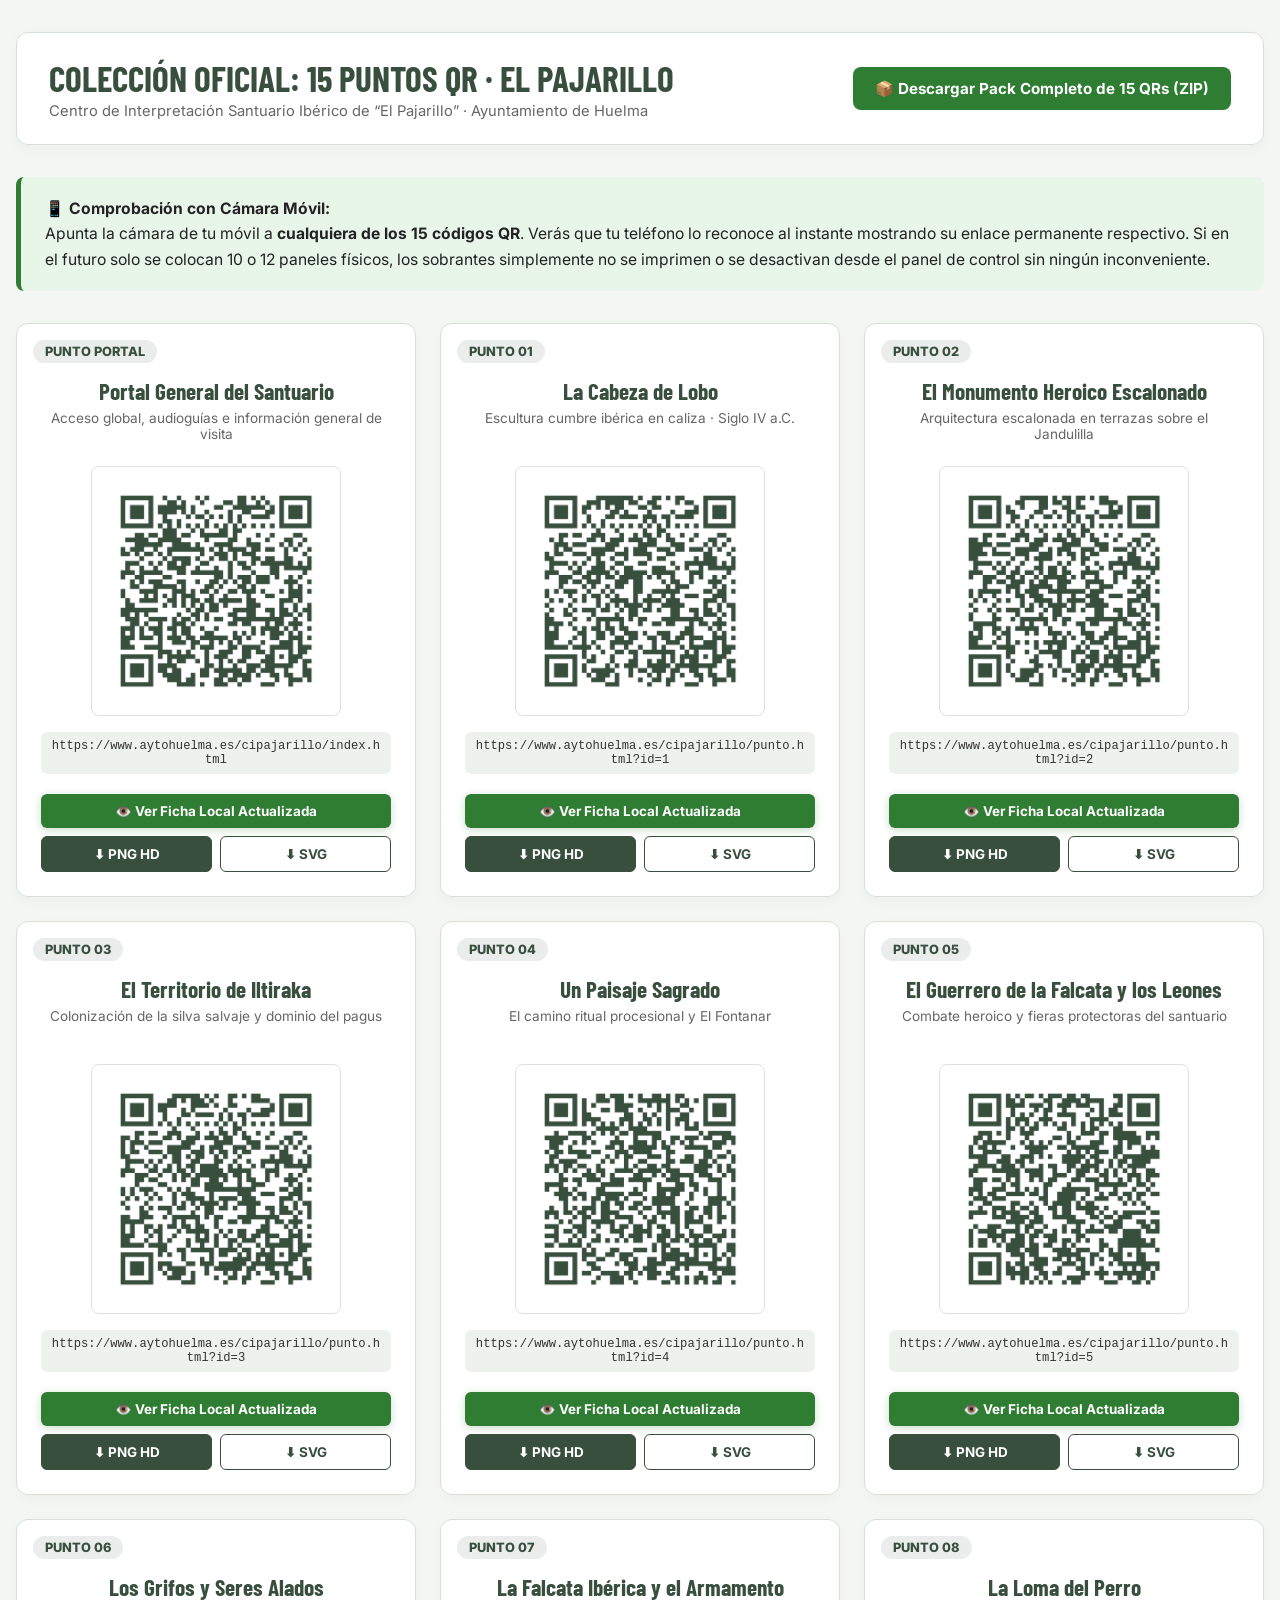
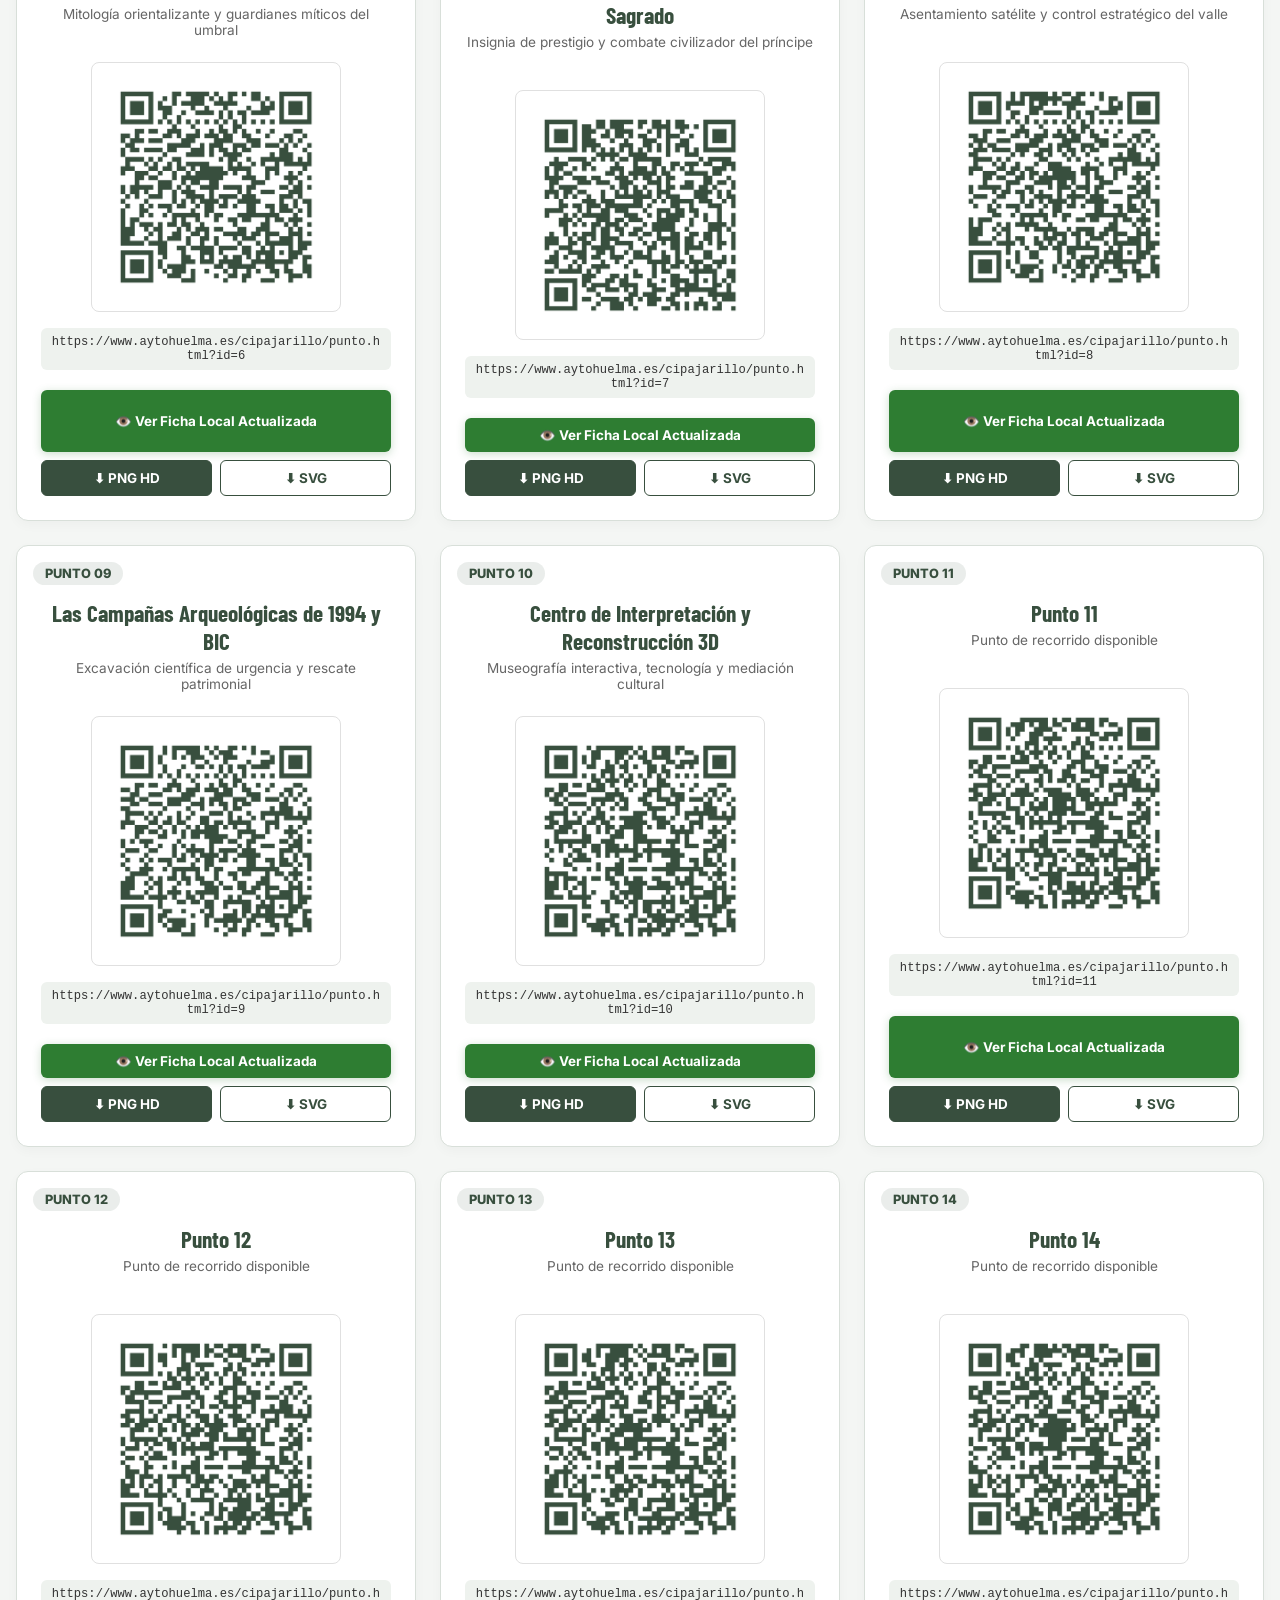
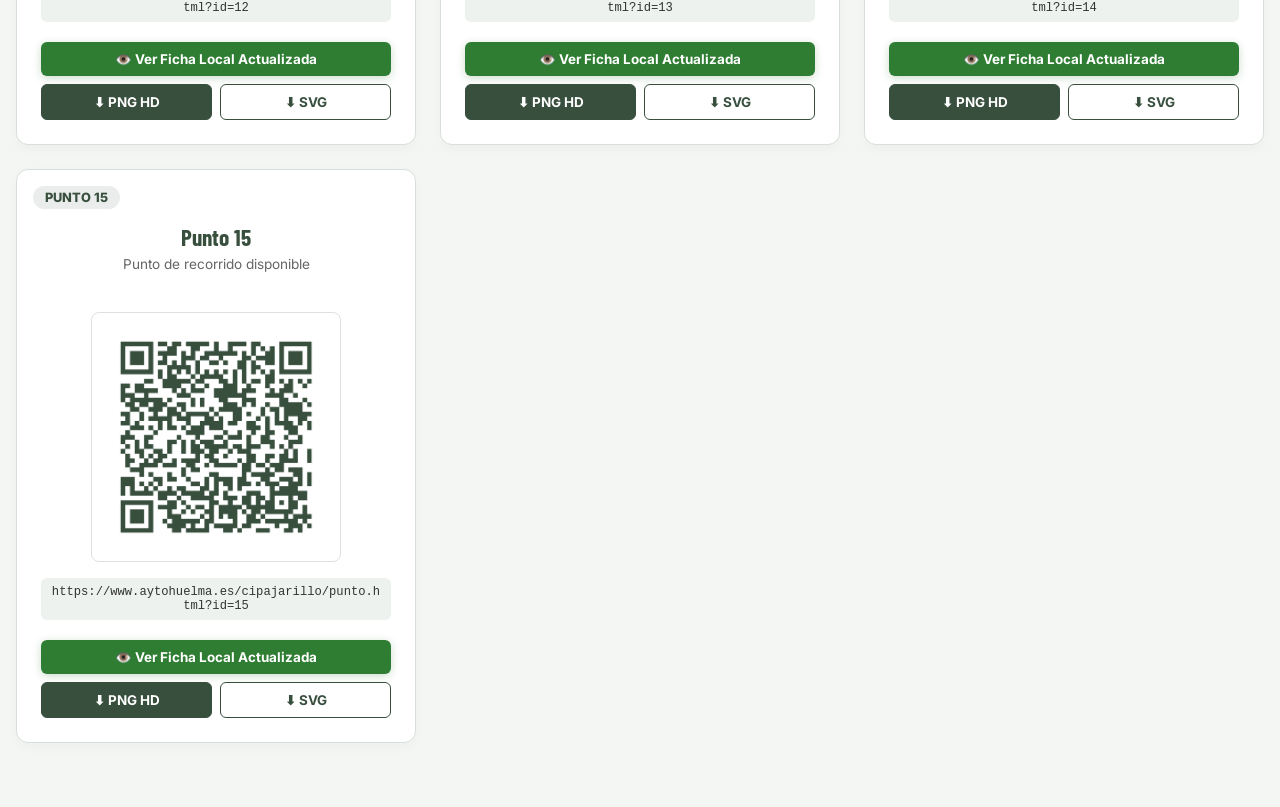
<file: QRS_DEFINITIVOS_IMPRENTA/probar_qrs_en_pantalla.html>
<!DOCTYPE html>
<html lang="es">
<head>
  <meta charset="UTF-8">
  <title>Verificador Oficial de 15 Códigos QR · El Pajarillo</title>
  <link href="https://fonts.googleapis.com/css2?family=Barlow+Condensed:wght@700;800&family=Inter:wght@400;600;700&display=swap" rel="stylesheet">
  <style>
    * { box-sizing: border-box; margin: 0; padding: 0; }
    body { font-family: 'Inter', sans-serif; background: #F4F6F4; color: #222; padding: 2rem 1rem 4rem; }
    .container { max-width: 1300px; margin: 0 auto; }
    header { background: white; padding: 1.5rem 2rem; border-radius: 12px; border: 1px solid #D8DFD9; margin-bottom: 2rem; display: flex; justify-content: space-between; align-items: center; flex-wrap: wrap; gap: 1rem; box-shadow: 0 4px 14px rgba(0,0,0,0.03); }
    h1 { font-family: 'Barlow Condensed', sans-serif; font-size: 2.2rem; color: #384F3E; text-transform: uppercase; }
    .test-banner { background: #E8F5E9; border-left: 5px solid #2E7D32; padding: 1.2rem 1.5rem; border-radius: 8px; margin-bottom: 2rem; font-size: 0.98rem; line-height: 1.6; }
    .grid { display: grid; grid-template-columns: repeat(auto-fill, minmax(350px, 1fr)); gap: 1.5rem; }
    .card { background: white; border: 1px solid #D8DFD9; border-radius: 12px; padding: 1.5rem; text-align: center; display: flex; flex-direction: column; align-items: center; position: relative; box-shadow: 0 4px 12px rgba(0,0,0,0.03); }
    .badge { position: absolute; top: 1rem; left: 1rem; background: rgba(56, 79, 62, 0.1); color: #384F3E; font-weight: 800; font-size: 0.8rem; padding: 4px 12px; border-radius: 20px; }
    h3 { font-family: 'Barlow Condensed', sans-serif; font-size: 1.45rem; color: #384F3E; margin-top: 1.8rem; margin-bottom: 0.35rem; }
    .desc { font-size: 0.85rem; color: #666; margin-bottom: 1.1rem; min-height: 38px; }
    .qr-wrap { width: 250px; height: 250px; background: white; padding: 10px; border: 1px solid #E0E0E0; border-radius: 8px; margin-bottom: 1rem; display: flex; align-items: center; justify-content: center; }
    .qr-wrap img { width: 100%; height: 100%; object-fit: contain; }
    .url-badge { font-family: monospace; font-size: 0.76rem; background: #EEF2EE; padding: 7px 10px; border-radius: 6px; word-break: break-all; margin-bottom: 1.25rem; width: 100%; color: #333; }
    .btn-group { display: flex; gap: 8px; width: 100%; }
    .btn { flex: 1; padding: 9px 12px; font-size: 0.84rem; font-weight: 700; border-radius: 6px; text-decoration: none; text-align: center; }
    .btn-primary { background: #384F3E; color: white; border: 1.5px solid #384F3E; }
    .btn-outline { background: white; color: #384F3E; border: 1.5px solid #384F3E; }
  </style>
</head>
<body>
  <div class="container">
    <header>
      <div>
        <h1>Colección Oficial: 15 Puntos QR · El Pajarillo</h1>
        <p style="color: #666; font-size: 0.92rem; margin-top: 0.2rem;">Centro de Interpretación Santuario Ibérico de “El Pajarillo” · Ayuntamiento de Huelma</p>
      </div>
      <a href="../QRS_DEFINITIVOS_IMPRENTA.zip" download style="background: #2E7D32; color: white; padding: 12px 22px; border-radius: 8px; text-decoration: none; font-weight: 700; font-size: 0.95rem; display: inline-flex; align-items: center; gap: 8px;">
        📦 Descargar Pack Completo de 15 QRs (ZIP)
      </a>
    </header>

    <div class="test-banner">
      <strong>📱 Comprobación con Cámara Móvil:</strong><br>
      Apunta la cámara de tu móvil a <strong>cualquiera de los 15 códigos QR</strong>. Verás que tu teléfono lo reconoce al instante mostrando su enlace permanente respectivo. Si en el futuro solo se colocan 10 o 12 paneles físicos, los sobrantes simplemente no se imprimen o se desactivan desde el panel de control sin ningún inconveniente.
    </div>

    <div class="grid">
      
      <div class="card">
        <span class="badge">PUNTO PORTAL</span>
        <h3>Portal General del Santuario</h3>
        <p class="desc">Acceso global, audioguías e información general de visita</p>
        <div class="qr-wrap">
          <img src="./QR_PUNTO_PORTAL_portal_general_del_santuario.png" alt="QR Portal General del Santuario">
        </div>
        <div class="url-badge">https://www.aytohuelma.es/cipajarillo/index.html</div>
        <a href="../index.html" target="_blank" class="btn" style="background: #2E7D32; color: white; margin-bottom: 8px; width: 100%; display: flex; align-items: center; justify-content: center; gap: 6px; box-shadow: 0 2px 8px rgba(46,125,50,0.25);">
          👁️ Ver Ficha Local Actualizada
        </a>
        <div class="btn-group">
          <a href="./QR_PUNTO_PORTAL_portal_general_del_santuario.png" download class="btn btn-primary">⬇ PNG HD</a>
          <a href="./QR_PUNTO_PORTAL_portal_general_del_santuario.svg" download class="btn btn-outline">⬇ SVG</a>
        </div>
      </div>
    
      <div class="card">
        <span class="badge">PUNTO 01</span>
        <h3>La Cabeza de Lobo</h3>
        <p class="desc">Escultura cumbre ibérica en caliza · Siglo IV a.C.</p>
        <div class="qr-wrap">
          <img src="./QR_PUNTO_01_la_cabeza_de_lobo.png" alt="QR La Cabeza de Lobo">
        </div>
        <div class="url-badge">https://www.aytohuelma.es/cipajarillo/punto.html?id=1</div>
        <a href="../punto.html?id=1" target="_blank" class="btn" style="background: #2E7D32; color: white; margin-bottom: 8px; width: 100%; display: flex; align-items: center; justify-content: center; gap: 6px; box-shadow: 0 2px 8px rgba(46,125,50,0.25);">
          👁️ Ver Ficha Local Actualizada
        </a>
        <div class="btn-group">
          <a href="./QR_PUNTO_01_la_cabeza_de_lobo.png" download class="btn btn-primary">⬇ PNG HD</a>
          <a href="./QR_PUNTO_01_la_cabeza_de_lobo.svg" download class="btn btn-outline">⬇ SVG</a>
        </div>
      </div>
    
      <div class="card">
        <span class="badge">PUNTO 02</span>
        <h3>El Monumento Heroico Escalonado</h3>
        <p class="desc">Arquitectura escalonada en terrazas sobre el Jandulilla</p>
        <div class="qr-wrap">
          <img src="./QR_PUNTO_02_el_monumento_heroico_escalonado.png" alt="QR El Monumento Heroico Escalonado">
        </div>
        <div class="url-badge">https://www.aytohuelma.es/cipajarillo/punto.html?id=2</div>
        <a href="../punto.html?id=2" target="_blank" class="btn" style="background: #2E7D32; color: white; margin-bottom: 8px; width: 100%; display: flex; align-items: center; justify-content: center; gap: 6px; box-shadow: 0 2px 8px rgba(46,125,50,0.25);">
          👁️ Ver Ficha Local Actualizada
        </a>
        <div class="btn-group">
          <a href="./QR_PUNTO_02_el_monumento_heroico_escalonado.png" download class="btn btn-primary">⬇ PNG HD</a>
          <a href="./QR_PUNTO_02_el_monumento_heroico_escalonado.svg" download class="btn btn-outline">⬇ SVG</a>
        </div>
      </div>
    
      <div class="card">
        <span class="badge">PUNTO 03</span>
        <h3>El Territorio de Iltiraka</h3>
        <p class="desc">Colonización de la silva salvaje y dominio del pagus</p>
        <div class="qr-wrap">
          <img src="./QR_PUNTO_03_el_territorio_de_iltiraka.png" alt="QR El Territorio de Iltiraka">
        </div>
        <div class="url-badge">https://www.aytohuelma.es/cipajarillo/punto.html?id=3</div>
        <a href="../punto.html?id=3" target="_blank" class="btn" style="background: #2E7D32; color: white; margin-bottom: 8px; width: 100%; display: flex; align-items: center; justify-content: center; gap: 6px; box-shadow: 0 2px 8px rgba(46,125,50,0.25);">
          👁️ Ver Ficha Local Actualizada
        </a>
        <div class="btn-group">
          <a href="./QR_PUNTO_03_el_territorio_de_iltiraka.png" download class="btn btn-primary">⬇ PNG HD</a>
          <a href="./QR_PUNTO_03_el_territorio_de_iltiraka.svg" download class="btn btn-outline">⬇ SVG</a>
        </div>
      </div>
    
      <div class="card">
        <span class="badge">PUNTO 04</span>
        <h3>Un Paisaje Sagrado</h3>
        <p class="desc">El camino ritual procesional y El Fontanar</p>
        <div class="qr-wrap">
          <img src="./QR_PUNTO_04_un_paisaje_sagrado.png" alt="QR Un Paisaje Sagrado">
        </div>
        <div class="url-badge">https://www.aytohuelma.es/cipajarillo/punto.html?id=4</div>
        <a href="../punto.html?id=4" target="_blank" class="btn" style="background: #2E7D32; color: white; margin-bottom: 8px; width: 100%; display: flex; align-items: center; justify-content: center; gap: 6px; box-shadow: 0 2px 8px rgba(46,125,50,0.25);">
          👁️ Ver Ficha Local Actualizada
        </a>
        <div class="btn-group">
          <a href="./QR_PUNTO_04_un_paisaje_sagrado.png" download class="btn btn-primary">⬇ PNG HD</a>
          <a href="./QR_PUNTO_04_un_paisaje_sagrado.svg" download class="btn btn-outline">⬇ SVG</a>
        </div>
      </div>
    
      <div class="card">
        <span class="badge">PUNTO 05</span>
        <h3>El Guerrero de la Falcata y los Leones</h3>
        <p class="desc">Combate heroico y fieras protectoras del santuario</p>
        <div class="qr-wrap">
          <img src="./QR_PUNTO_05_el_guerrero_de_la_falcata_y_los_leones.png" alt="QR El Guerrero de la Falcata y los Leones">
        </div>
        <div class="url-badge">https://www.aytohuelma.es/cipajarillo/punto.html?id=5</div>
        <a href="../punto.html?id=5" target="_blank" class="btn" style="background: #2E7D32; color: white; margin-bottom: 8px; width: 100%; display: flex; align-items: center; justify-content: center; gap: 6px; box-shadow: 0 2px 8px rgba(46,125,50,0.25);">
          👁️ Ver Ficha Local Actualizada
        </a>
        <div class="btn-group">
          <a href="./QR_PUNTO_05_el_guerrero_de_la_falcata_y_los_leones.png" download class="btn btn-primary">⬇ PNG HD</a>
          <a href="./QR_PUNTO_05_el_guerrero_de_la_falcata_y_los_leones.svg" download class="btn btn-outline">⬇ SVG</a>
        </div>
      </div>
    
      <div class="card">
        <span class="badge">PUNTO 06</span>
        <h3>Los Grifos y Seres Alados</h3>
        <p class="desc">Mitología orientalizante y guardianes míticos del umbral</p>
        <div class="qr-wrap">
          <img src="./QR_PUNTO_06_los_grifos_y_seres_alados.png" alt="QR Los Grifos y Seres Alados">
        </div>
        <div class="url-badge">https://www.aytohuelma.es/cipajarillo/punto.html?id=6</div>
        <a href="../punto.html?id=6" target="_blank" class="btn" style="background: #2E7D32; color: white; margin-bottom: 8px; width: 100%; display: flex; align-items: center; justify-content: center; gap: 6px; box-shadow: 0 2px 8px rgba(46,125,50,0.25);">
          👁️ Ver Ficha Local Actualizada
        </a>
        <div class="btn-group">
          <a href="./QR_PUNTO_06_los_grifos_y_seres_alados.png" download class="btn btn-primary">⬇ PNG HD</a>
          <a href="./QR_PUNTO_06_los_grifos_y_seres_alados.svg" download class="btn btn-outline">⬇ SVG</a>
        </div>
      </div>
    
      <div class="card">
        <span class="badge">PUNTO 07</span>
        <h3>La Falcata Ibérica y el Armamento Sagrado</h3>
        <p class="desc">Insignia de prestigio y combate civilizador del príncipe</p>
        <div class="qr-wrap">
          <img src="./QR_PUNTO_07_la_falcata_iberica_y_el_armamento_sagrado.png" alt="QR La Falcata Ibérica y el Armamento Sagrado">
        </div>
        <div class="url-badge">https://www.aytohuelma.es/cipajarillo/punto.html?id=7</div>
        <a href="../punto.html?id=7" target="_blank" class="btn" style="background: #2E7D32; color: white; margin-bottom: 8px; width: 100%; display: flex; align-items: center; justify-content: center; gap: 6px; box-shadow: 0 2px 8px rgba(46,125,50,0.25);">
          👁️ Ver Ficha Local Actualizada
        </a>
        <div class="btn-group">
          <a href="./QR_PUNTO_07_la_falcata_iberica_y_el_armamento_sagrado.png" download class="btn btn-primary">⬇ PNG HD</a>
          <a href="./QR_PUNTO_07_la_falcata_iberica_y_el_armamento_sagrado.svg" download class="btn btn-outline">⬇ SVG</a>
        </div>
      </div>
    
      <div class="card">
        <span class="badge">PUNTO 08</span>
        <h3>La Loma del Perro</h3>
        <p class="desc">Asentamiento satélite y control estratégico del valle</p>
        <div class="qr-wrap">
          <img src="./QR_PUNTO_08_la_loma_del_perro.png" alt="QR La Loma del Perro">
        </div>
        <div class="url-badge">https://www.aytohuelma.es/cipajarillo/punto.html?id=8</div>
        <a href="../punto.html?id=8" target="_blank" class="btn" style="background: #2E7D32; color: white; margin-bottom: 8px; width: 100%; display: flex; align-items: center; justify-content: center; gap: 6px; box-shadow: 0 2px 8px rgba(46,125,50,0.25);">
          👁️ Ver Ficha Local Actualizada
        </a>
        <div class="btn-group">
          <a href="./QR_PUNTO_08_la_loma_del_perro.png" download class="btn btn-primary">⬇ PNG HD</a>
          <a href="./QR_PUNTO_08_la_loma_del_perro.svg" download class="btn btn-outline">⬇ SVG</a>
        </div>
      </div>
    
      <div class="card">
        <span class="badge">PUNTO 09</span>
        <h3>Las Campañas Arqueológicas de 1994 y BIC</h3>
        <p class="desc">Excavación científica de urgencia y rescate patrimonial</p>
        <div class="qr-wrap">
          <img src="./QR_PUNTO_09_las_campanas_arqueologicas_de_1994_y_bic.png" alt="QR Las Campañas Arqueológicas de 1994 y BIC">
        </div>
        <div class="url-badge">https://www.aytohuelma.es/cipajarillo/punto.html?id=9</div>
        <a href="../punto.html?id=9" target="_blank" class="btn" style="background: #2E7D32; color: white; margin-bottom: 8px; width: 100%; display: flex; align-items: center; justify-content: center; gap: 6px; box-shadow: 0 2px 8px rgba(46,125,50,0.25);">
          👁️ Ver Ficha Local Actualizada
        </a>
        <div class="btn-group">
          <a href="./QR_PUNTO_09_las_campanas_arqueologicas_de_1994_y_bic.png" download class="btn btn-primary">⬇ PNG HD</a>
          <a href="./QR_PUNTO_09_las_campanas_arqueologicas_de_1994_y_bic.svg" download class="btn btn-outline">⬇ SVG</a>
        </div>
      </div>
    
      <div class="card">
        <span class="badge">PUNTO 10</span>
        <h3>Centro de Interpretación y Reconstrucción 3D</h3>
        <p class="desc">Museografía interactiva, tecnología y mediación cultural</p>
        <div class="qr-wrap">
          <img src="./QR_PUNTO_10_centro_de_interpretacion_y_reconstruccion_3d.png" alt="QR Centro de Interpretación y Reconstrucción 3D">
        </div>
        <div class="url-badge">https://www.aytohuelma.es/cipajarillo/punto.html?id=10</div>
        <a href="../punto.html?id=10" target="_blank" class="btn" style="background: #2E7D32; color: white; margin-bottom: 8px; width: 100%; display: flex; align-items: center; justify-content: center; gap: 6px; box-shadow: 0 2px 8px rgba(46,125,50,0.25);">
          👁️ Ver Ficha Local Actualizada
        </a>
        <div class="btn-group">
          <a href="./QR_PUNTO_10_centro_de_interpretacion_y_reconstruccion_3d.png" download class="btn btn-primary">⬇ PNG HD</a>
          <a href="./QR_PUNTO_10_centro_de_interpretacion_y_reconstruccion_3d.svg" download class="btn btn-outline">⬇ SVG</a>
        </div>
      </div>
    
      <div class="card">
        <span class="badge">PUNTO 11</span>
        <h3>Punto 11</h3>
        <p class="desc">Punto de recorrido disponible</p>
        <div class="qr-wrap">
          <img src="./QR_PUNTO_11_punto_11.png" alt="QR Punto 11">
        </div>
        <div class="url-badge">https://www.aytohuelma.es/cipajarillo/punto.html?id=11</div>
        <a href="../punto.html?id=11" target="_blank" class="btn" style="background: #2E7D32; color: white; margin-bottom: 8px; width: 100%; display: flex; align-items: center; justify-content: center; gap: 6px; box-shadow: 0 2px 8px rgba(46,125,50,0.25);">
          👁️ Ver Ficha Local Actualizada
        </a>
        <div class="btn-group">
          <a href="./QR_PUNTO_11_punto_11.png" download class="btn btn-primary">⬇ PNG HD</a>
          <a href="./QR_PUNTO_11_punto_11.svg" download class="btn btn-outline">⬇ SVG</a>
        </div>
      </div>
    
      <div class="card">
        <span class="badge">PUNTO 12</span>
        <h3>Punto 12</h3>
        <p class="desc">Punto de recorrido disponible</p>
        <div class="qr-wrap">
          <img src="./QR_PUNTO_12_punto_12.png" alt="QR Punto 12">
        </div>
        <div class="url-badge">https://www.aytohuelma.es/cipajarillo/punto.html?id=12</div>
        <a href="../punto.html?id=12" target="_blank" class="btn" style="background: #2E7D32; color: white; margin-bottom: 8px; width: 100%; display: flex; align-items: center; justify-content: center; gap: 6px; box-shadow: 0 2px 8px rgba(46,125,50,0.25);">
          👁️ Ver Ficha Local Actualizada
        </a>
        <div class="btn-group">
          <a href="./QR_PUNTO_12_punto_12.png" download class="btn btn-primary">⬇ PNG HD</a>
          <a href="./QR_PUNTO_12_punto_12.svg" download class="btn btn-outline">⬇ SVG</a>
        </div>
      </div>
    
      <div class="card">
        <span class="badge">PUNTO 13</span>
        <h3>Punto 13</h3>
        <p class="desc">Punto de recorrido disponible</p>
        <div class="qr-wrap">
          <img src="./QR_PUNTO_13_punto_13.png" alt="QR Punto 13">
        </div>
        <div class="url-badge">https://www.aytohuelma.es/cipajarillo/punto.html?id=13</div>
        <a href="../punto.html?id=13" target="_blank" class="btn" style="background: #2E7D32; color: white; margin-bottom: 8px; width: 100%; display: flex; align-items: center; justify-content: center; gap: 6px; box-shadow: 0 2px 8px rgba(46,125,50,0.25);">
          👁️ Ver Ficha Local Actualizada
        </a>
        <div class="btn-group">
          <a href="./QR_PUNTO_13_punto_13.png" download class="btn btn-primary">⬇ PNG HD</a>
          <a href="./QR_PUNTO_13_punto_13.svg" download class="btn btn-outline">⬇ SVG</a>
        </div>
      </div>
    
      <div class="card">
        <span class="badge">PUNTO 14</span>
        <h3>Punto 14</h3>
        <p class="desc">Punto de recorrido disponible</p>
        <div class="qr-wrap">
          <img src="./QR_PUNTO_14_punto_14.png" alt="QR Punto 14">
        </div>
        <div class="url-badge">https://www.aytohuelma.es/cipajarillo/punto.html?id=14</div>
        <a href="../punto.html?id=14" target="_blank" class="btn" style="background: #2E7D32; color: white; margin-bottom: 8px; width: 100%; display: flex; align-items: center; justify-content: center; gap: 6px; box-shadow: 0 2px 8px rgba(46,125,50,0.25);">
          👁️ Ver Ficha Local Actualizada
        </a>
        <div class="btn-group">
          <a href="./QR_PUNTO_14_punto_14.png" download class="btn btn-primary">⬇ PNG HD</a>
          <a href="./QR_PUNTO_14_punto_14.svg" download class="btn btn-outline">⬇ SVG</a>
        </div>
      </div>
    
      <div class="card">
        <span class="badge">PUNTO 15</span>
        <h3>Punto 15</h3>
        <p class="desc">Punto de recorrido disponible</p>
        <div class="qr-wrap">
          <img src="./QR_PUNTO_15_punto_15.png" alt="QR Punto 15">
        </div>
        <div class="url-badge">https://www.aytohuelma.es/cipajarillo/punto.html?id=15</div>
        <a href="../punto.html?id=15" target="_blank" class="btn" style="background: #2E7D32; color: white; margin-bottom: 8px; width: 100%; display: flex; align-items: center; justify-content: center; gap: 6px; box-shadow: 0 2px 8px rgba(46,125,50,0.25);">
          👁️ Ver Ficha Local Actualizada
        </a>
        <div class="btn-group">
          <a href="./QR_PUNTO_15_punto_15.png" download class="btn btn-primary">⬇ PNG HD</a>
          <a href="./QR_PUNTO_15_punto_15.svg" download class="btn btn-outline">⬇ SVG</a>
        </div>
      </div>
    
    </div>
  </div>
</body>
</html>
</file>
<file: css/main.css>
/* ==========================================================================
   SANTUARIO IBÉRICO DEL PAJARILLO · CENTRO DE INTERPRETACIÓN
   Design System & Main Stylesheet acorde al Manual de Identidad Gráfica
   ========================================================================== */

:root {
  /* Colores Corporativos Oficiales (Pág. 3 y 4 del Manual) */
  --c-primary: #384F3E;          /* Verde Oscuro Ibérico Principal */
  --c-primary-hover: #2B3D30;    /* Verde Intenso */
  --c-primary-light: #52725D;    /* Verde Salvia / Secundario */
  --c-stone: #DCDCD6;            /* Gris Piedra Caliza */
  --c-stone-light: #F7F6F2;      /* Blanco Hueso / Fondo Claro */
  --c-stone-warm: #EFECE6;       /* Piedra Suave Cálida */
  --c-accent-purple: #3D2A40;    /* Berenjena / Acento Profundo */
  --c-accent-gold: #B59A57;      /* Ocre Ibérico / Oro */
  --c-accent-gold-light: #F8E29B; /* Oro ibérico luminoso de alto contraste para fondos oscuros */
  --c-accent-gold-bright: #F5D77F;
  --c-accent-gold-text: #8C6218; /* Oro cálido visible sobre fondo blanco */
  --c-text-dark: #1A231D;        /* Texto Principal */
  --c-text-muted: #596B61;       /* Texto Secundario */
  --c-border: #D3DDD6;           /* Bordes suaves */
  --c-white: #FFFFFF;
  --c-success: #2E7D32;
  --c-danger: #D32F2F;

  /* Tipografía Unificada: Familia Inter con pesos y proporciones equilibradas */
  --font-body: 'Inter', -apple-system, BlinkMacSystemFont, "Segoe UI", Roboto, sans-serif;
  --font-heading: 'Inter', -apple-system, BlinkMacSystemFont, "Segoe UI", Roboto, sans-serif;
  --font-condensed: 'Inter', -apple-system, BlinkMacSystemFont, "Segoe UI", Roboto, sans-serif;

  /* Sombras y Radios */
  --radius-sm: 8px;
  --radius-md: 14px;
  --radius-lg: 22px;
  --radius-full: 9999px;
  --shadow-sm: 0 2px 8px rgba(30, 40, 34, 0.06);
  --shadow-md: 0 8px 24px rgba(30, 40, 34, 0.09);
  --shadow-lg: 0 16px 40px rgba(30, 40, 34, 0.14);
  --transition: all 0.28s cubic-bezier(0.16, 1, 0.3, 1);
}

/* Reset y Base */
*, *::before, *::after {
  box-sizing: border-box;
  margin: 0;
  padding: 0;
}

html {
  scroll-behavior: smooth;
  font-size: 16px;
}

body {
  font-family: var(--font-body);
  background-color: var(--c-stone-light);
  color: var(--c-text-dark);
  line-height: 1.6;
  overflow-x: hidden;
  -webkit-font-smoothing: antialiased;
}

img {
  max-width: 100%;
  height: auto;
  display: block;
}

a {
  color: inherit;
  text-decoration: none;
}

button {
  font-family: inherit;
  cursor: pointer;
  border: none;
  background: none;
}

/* ═══════════════════════════════════════════
   Header & Navegación Principal
   ═══════════════════════════════════════════ */
.top-notice-bar {
  background-color: var(--c-accent-purple);
  color: var(--c-stone);
  font-size: 0.78rem;
  padding: 6px 1.5rem;
  display: flex;
  justify-content: space-between;
  align-items: center;
  font-weight: 500;
  letter-spacing: 0.3px;
}

.top-notice-bar a {
  color: var(--c-accent-gold-light, #F8E29B);
  text-decoration: underline;
  margin-left: 0.5rem;
}

.site-header {
  position: sticky;
  top: 0;
  z-index: 1000;
  background: rgba(255, 255, 255, 0.94);
  backdrop-filter: blur(12px);
  -webkit-backdrop-filter: blur(12px);
  border-bottom: 1px solid var(--c-border);
  transition: var(--transition);
}

.site-header.scrolled {
  box-shadow: var(--shadow-md);
  background: rgba(255, 255, 255, 0.98);
}

.header-container {
  max-width: 1280px;
  margin: 0 auto;
  padding: 0.75rem 1.5rem;
  display: flex;
  align-items: center;
  justify-content: space-between;
  gap: 1.5rem;
}

.brand-logo-link {
  display: inline-flex;
  align-items: center;
  gap: 0.75rem;
  flex-shrink: 0;
  flex-grow: 0;
  line-height: 0;
}

.header-logo-svg {
  height: 72px;
  width: auto;
  max-width: none;
  aspect-ratio: 1024 / 815;
  object-fit: contain;
  flex-shrink: 0;
  display: block;
  transition: transform 0.2s ease;
}

.brand-logo-link:hover .header-logo-svg {
  transform: scale(1.02);
}

.footer-logo-img {
  height: 58px;
  width: auto;
  max-width: none;
  object-fit: contain;
  flex-shrink: 0;
  display: block;
  filter: drop-shadow(0 2px 4px rgba(0,0,0,0.25));
}

.nav-menu {
  display: flex;
  align-items: center;
  gap: 1.25rem;
  list-style: none;
}

.nav-link {
  font-size: 0.92rem;
  font-weight: 600;
  color: var(--c-text-dark);
  padding: 0.4rem 0.6rem;
  border-radius: var(--radius-sm);
  transition: var(--transition);
  position: relative;
}

.nav-link:hover {
  color: var(--c-primary);
}

.nav-link::after {
  content: '';
  position: absolute;
  bottom: 0;
  left: 50%;
  width: 0;
  height: 2px;
  background: var(--c-primary);
  transition: width 0.2s ease, left 0.2s ease;
}

.nav-link:hover::after {
  width: 80%;
  left: 10%;
}

.header-actions {
  display: flex;
  align-items: center;
  gap: 1rem;
}

/* Selector de Idioma Trilingüe */
.lang-switcher {
  display: flex;
  align-items: center;
  background: var(--c-stone-warm);
  border: 1px solid var(--c-border);
  border-radius: var(--radius-full);
  padding: 2px;
}

.lang-btn {
  padding: 4px 10px;
  font-size: 0.76rem;
  font-weight: 700;
  border-radius: var(--radius-full);
  color: var(--c-text-muted);
  transition: var(--transition);
}

.lang-btn.active {
  background: var(--c-primary);
  color: var(--c-white);
  box-shadow: var(--shadow-sm);
}

.btn-book-nav {
  background: var(--c-primary);
  color: var(--c-white);
  padding: 0.55rem 1.15rem;
  font-size: 0.85rem;
  font-weight: 700;
  border-radius: var(--radius-full);
  display: inline-flex;
  align-items: center;
  gap: 6px;
  transition: var(--transition);
  box-shadow: 0 4px 12px rgba(56, 79, 62, 0.25);
}

.btn-book-nav:hover {
  background: var(--c-primary-hover);
  transform: translateY(-1px);
}

.menu-toggle-btn {
  display: none;
  font-size: 1.5rem;
  color: var(--c-primary);
}

/* ═══════════════════════════════════════════
   HERO SECTION
   ═══════════════════════════════════════════ */
.hero-section {
  position: relative;
  min-height: 88vh;
  display: flex;
  align-items: center;
  background: #141c17;
  color: var(--c-white);
  overflow: hidden;
}

.hero-bg-media {
  position: absolute;
  inset: 0;
  z-index: 1;
}

.hero-bg-img {
  width: 100%;
  height: 100%;
  object-fit: cover;
  opacity: 0.55;
  filter: brightness(0.9) contrast(1.05);
  transform: scale(1.03);
  animation: heroZoom 24s ease-in-out infinite alternate;
}

@keyframes heroZoom {
  0% { transform: scale(1); }
  100% { transform: scale(1.06); }
}

.hero-overlay {
  position: absolute;
  inset: 0;
  z-index: 2;
  background: linear-gradient(
    135deg,
    rgba(26, 35, 29, 0.88) 0%,
    rgba(56, 79, 62, 0.7) 60%,
    rgba(61, 42, 64, 0.65) 100%
  );
}

.hero-content {
  position: relative;
  z-index: 3;
  max-width: 1280px;
  margin: 0 auto;
  padding: 4rem 1.5rem;
  display: grid;
  grid-template-columns: 1.25fr 0.75fr;
  gap: 3rem;
  align-items: center;
}

.hero-badge {
  display: inline-flex;
  align-items: center;
  gap: 8px;
  background: rgba(220, 220, 214, 0.18);
  border: 1px solid rgba(220, 220, 214, 0.3);
  color: var(--c-accent-gold-light, #F8E29B);
  padding: 6px 14px;
  border-radius: var(--radius-full);
  font-size: 0.82rem;
  font-weight: 700;
  letter-spacing: 0.5px;
  margin-bottom: 1.25rem;
  text-transform: uppercase;
}

.hero-title {
  font-family: var(--font-heading);
  font-size: clamp(2.2rem, 4.5vw, 3.6rem);
  font-weight: 800;
  line-height: 1.1;
  letter-spacing: -0.03em;
  margin-bottom: 1.25rem;
  color: #FFFFFF;
  text-shadow: 0 2px 14px rgba(0,0,0,0.3);
}

.hero-subtitle {
  font-size: 1.1rem;
  line-height: 1.6;
  color: #E2E8E4;
  margin-bottom: 2rem;
  max-width: 620px;
}

.hero-ctas {
  display: flex;
  flex-wrap: wrap;
  gap: 1rem;
  align-items: center;
}

.btn-cta-gold {
  background: linear-gradient(135deg, var(--c-accent-gold), #9E823E);
  color: #1A231D;
  font-weight: 800;
  padding: 0.9rem 1.8rem;
  border-radius: var(--radius-full);
  font-size: 1rem;
  display: inline-flex;
  align-items: center;
  gap: 8px;
  box-shadow: 0 8px 24px rgba(181, 154, 87, 0.35);
  transition: var(--transition);
}

.btn-cta-gold:hover {
  transform: translateY(-2px);
  box-shadow: 0 12px 30px rgba(181, 154, 87, 0.5);
  background: linear-gradient(135deg, #CBB170, var(--c-accent-gold));
}

/* Iconos personalizados (siempre escalados exactamente al tamaño del texto que acompaña) */
.btn-icon-custom,
.icon-inline {
  width: 1.15em !important;
  height: 1.15em !important;
  max-width: 1.15em !important;
  max-height: 1.15em !important;
  object-fit: contain !important;
  vertical-align: -0.15em !important;
  display: inline-block !important;
  flex-shrink: 0 !important;
}

.custom-icon-img {
  width: 1.25em !important;
  height: 1.25em !important;
  max-width: 1.25em !important;
  max-height: 1.25em !important;
  object-fit: contain !important;
  vertical-align: -0.18em !important;
  display: inline-block !important;
  border-radius: 50% !important;
  flex-shrink: 0 !important;
}

.title-icon-custom {
  width: 1.15em !important;
  height: 1.15em !important;
  max-width: 1.15em !important;
  max-height: 1.15em !important;
  object-fit: contain !important;
  vertical-align: -0.15em !important;
  margin-right: 0.25em !important;
  border-radius: 50% !important;
  display: inline-block !important;
}

.btn-cta-outline {
  background: rgba(255, 255, 255, 0.1);
  border: 1.5px solid rgba(220, 220, 214, 0.5);
  color: var(--c-white);
  font-weight: 700;
  padding: 0.9rem 1.6rem;
  border-radius: var(--radius-full);
  font-size: 1rem;
  transition: var(--transition);
}

.btn-cta-outline:hover {
  background: rgba(255, 255, 255, 0.22);
  border-color: var(--c-white);
}

/* Tarjeta destacada Hero: Lobo Ibérico */
.hero-card-featured {
  background: rgba(255, 255, 255, 0.08);
  border: 1px solid rgba(220, 220, 214, 0.22);
  backdrop-filter: blur(14px);
  -webkit-backdrop-filter: blur(14px);
  border-radius: var(--radius-lg);
  padding: 1.5rem;
  box-shadow: 0 20px 50px rgba(0,0,0,0.3);
  text-align: center;
  position: relative;
}

.hero-wolf-img-wrap {
  position: relative;
  width: 100%;
  aspect-ratio: 1 / 1;
  border-radius: var(--radius-md);
  overflow: hidden;
  margin-bottom: 1.15rem;
  border: 2px solid rgba(181, 154, 87, 0.45);
  background: radial-gradient(circle at center, rgba(30, 42, 34, 0.7) 0%, rgba(12, 18, 14, 0.95) 100%);
  box-shadow: inset 0 0 25px rgba(0, 0, 0, 0.5);
}

.hero-wolf-img {
  width: 100%;
  height: 100%;
  object-fit: cover;
  transition: transform 0.4s ease;
}

.hero-card-featured:hover .hero-wolf-img {
  transform: scale(1.04);
}

/* Carrusel interactivo Hero */
.hero-carousel-wrap {
  position: relative;
  width: 100%;
}

.hero-carousel-slide {
  position: absolute;
  inset: 0;
  width: 100%;
  height: 100%;
  opacity: 0;
  visibility: hidden;
  transition: opacity 0.75s ease-in-out, transform 0.75s cubic-bezier(0.2, 0.8, 0.2, 1);
  transform: scale(0.97);
  pointer-events: none;
  display: flex;
  align-items: center;
  justify-content: center;
  z-index: 1;
}

.hero-carousel-slide.active {
  opacity: 1;
  visibility: visible;
  transform: scale(1);
  pointer-events: auto;
  z-index: 2;
}

.hero-carousel-img {
  width: 100%;
  height: 100%;
  object-fit: cover;
  transition: transform 0.45s ease;
}

.hero-card-featured:hover .hero-carousel-slide.active .hero-carousel-img {
  transform: scale(1.03);
}

/* Botones de navegación prev/next del carrusel */
.hero-carousel-btn {
  position: absolute;
  top: 50%;
  transform: translateY(-50%);
  width: 34px;
  height: 34px;
  border-radius: 50%;
  background: rgba(18, 26, 20, 0.8);
  border: 1px solid rgba(181, 154, 87, 0.5);
  color: var(--c-white);
  display: flex;
  align-items: center;
  justify-content: center;
  cursor: pointer;
  z-index: 10;
  transition: background 0.25s, transform 0.25s, border-color 0.25s, opacity 0.25s;
  opacity: 0.75;
  backdrop-filter: blur(4px);
  -webkit-backdrop-filter: blur(4px);
  padding: 0;
}

.hero-carousel-btn:hover {
  background: var(--c-primary);
  border-color: var(--c-accent-gold);
  color: var(--c-accent-gold);
  transform: translateY(-50%) scale(1.1);
  opacity: 1;
}

.hero-carousel-btn.prev {
  left: 8px;
}

.hero-carousel-btn.next {
  right: 8px;
}

/* Información del carrusel */
.hero-carousel-info {
  min-height: 54px;
  display: flex;
  flex-direction: column;
  justify-content: center;
  transition: opacity 0.3s ease;
}

.hero-card-tag {
  position: absolute;
  top: 12px;
  right: 12px;
  background: var(--c-primary);
  color: var(--c-white);
  padding: 4px 10px;
  border-radius: var(--radius-full);
  font-size: 0.72rem;
  font-weight: 700;
  text-transform: uppercase;
  letter-spacing: 0.5px;
}

.hero-card-title {
  font-family: var(--font-heading);
  font-size: 1.35rem;
  font-weight: 700;
  color: var(--c-white);
  margin-bottom: 0.15rem;
  letter-spacing: -0.01em;
}

.hero-card-sub {
  color: var(--c-accent-gold-light, #F8E29B);
  font-size: 0.9rem;
  font-weight: 600;
  margin-top: 0;
  line-height: 1.35;
  text-shadow: 0 1px 3px rgba(0, 0, 0, 0.7);
}

/* Indicadores de puntos (dots) */
.hero-carousel-dots {
  display: flex;
  align-items: center;
  justify-content: center;
  gap: 8px;
  margin-top: 0.75rem;
}

.hero-dot {
  width: 8px;
  height: 8px;
  border-radius: var(--radius-full);
  background: rgba(220, 220, 214, 0.35);
  border: none;
  cursor: pointer;
  padding: 0;
  transition: all 0.35s ease;
}

.hero-dot:hover {
  background: rgba(220, 220, 214, 0.8);
  transform: scale(1.25);
}

.hero-dot.active {
  width: 24px;
  background: var(--c-accent-gold);
  box-shadow: 0 0 8px rgba(181, 154, 87, 0.6);
}

/* ═══════════════════════════════════════════
   ESTRUCTURA DE SECCIONES GENERALES
   ═══════════════════════════════════════════ */
.section {
  padding: 5.5rem 1.5rem;
}

.section-alt {
  background-color: var(--c-stone-warm);
}

.container {
  max-width: 1280px;
  margin: 0 auto;
}

.section-header {
  text-align: center;
  max-width: 820px;
  margin: 0 auto 3.5rem;
}

.section-label {
  display: none !important;
}

.section-title {
  font-family: var(--font-heading);
  font-size: clamp(1.8rem, 3.2vw, 2.5rem);
  font-weight: 800;
  color: var(--c-primary);
  line-height: 1.2;
  letter-spacing: -0.02em;
  margin-bottom: 1rem;
}

.section-subtitle {
  font-size: 1.05rem;
  color: var(--c-text-muted);
  line-height: 1.6;
}

/* ═══════════════════════════════════════════
   SECCIÓN 1: HISTORIA, ARQUITECTURA Y ARTE
   ═══════════════════════════════════════════ */
.tabs-nav {
  display: flex;
  justify-content: center;
  gap: 0.75rem;
  margin-bottom: 2.5rem;
  flex-wrap: wrap;
}

.tab-btn {
  padding: 0.75rem 1.6rem;
  font-size: 0.95rem;
  font-weight: 700;
  border-radius: var(--radius-full);
  background: var(--c-white);
  color: var(--c-text-dark);
  border: 1.5px solid var(--c-border);
  transition: var(--transition);
}

.tab-btn.active, .tab-btn:hover {
  background: var(--c-primary);
  color: var(--c-white);
  border-color: var(--c-primary);
  box-shadow: 0 4px 14px rgba(56, 79, 62, 0.2);
}

.tab-content,
.gallery-pane {
  display: none;
  animation: fadeIn 0.35s ease;
}

.tab-content.active,
.gallery-pane.active {
  display: block;
}

.story-grid {
  display: grid;
  grid-template-columns: 1fr 1fr;
  gap: 3rem;
  align-items: center;
  background: var(--c-white);
  border-radius: var(--radius-lg);
  padding: 2.5rem;
  box-shadow: var(--shadow-sm);
  border: 1px solid var(--c-border);
}

.story-text h3 {
  font-family: var(--font-heading);
  font-size: 1.65rem;
  font-weight: 700;
  color: var(--c-primary);
  letter-spacing: -0.02em;
  margin-bottom: 1.25rem;
}

.story-text p {
  color: var(--c-text-dark);
  margin-bottom: 1.25rem;
  font-size: 1rem;
  line-height: 1.7;
}

/* Bloque de Lectura Fácil según directrices museográficas */
.lectura-facil-box {
  background: #F4F6F3;
  border-left: 4px solid var(--c-primary);
  border-radius: 0 var(--radius-md) var(--radius-md) 0;
  padding: 1.15rem 1.4rem;
  margin-top: 1.5rem;
  box-shadow: inset 0 0 0 1px rgba(0, 0, 0, 0.04);
}

.lectura-facil-badge {
  display: inline-flex;
  align-items: center;
  gap: 0.4rem;
  background: var(--c-primary);
  color: var(--c-white);
  font-size: 0.72rem;
  font-weight: 800;
  text-transform: uppercase;
  letter-spacing: 0.06em;
  padding: 3px 10px;
  border-radius: var(--radius-full);
  margin-bottom: 0.65rem;
}

.lectura-facil-badge::before {
  content: "📖";
  font-size: 0.85rem;
}

.lectura-facil-text {
  font-size: 0.96rem !important;
  line-height: 1.6 !important;
  color: #223026 !important;
  margin-bottom: 0 !important;
  font-weight: 500;
}

.story-media {
  position: relative;
  border-radius: var(--radius-md);
  overflow: hidden;
  box-shadow: var(--shadow-md);
}

.story-media img {
  width: 100%;
  height: 380px;
  object-fit: cover;
}

/* Timeline Horizontal / Responsive */
.timeline-wrap {
  margin-top: 4rem;
  background: var(--c-white);
  border-radius: var(--radius-lg);
  padding: 2.5rem;
  border: 1px solid var(--c-border);
}

.timeline-title {
  font-family: var(--font-heading);
  font-size: 1.5rem;
  font-weight: 800;
  color: var(--c-primary);
  letter-spacing: -0.01em;
  margin-bottom: 2rem;
  text-align: center;
}

.timeline-grid {
  display: grid;
  grid-template-columns: repeat(3, 1fr);
  gap: 1.5rem;
  position: relative;
}

@media (min-width: 1200px) {
  .timeline-grid {
    grid-template-columns: repeat(3, 1fr);
  }
}

.timeline-card {
  position: relative;
  padding: 1.25rem;
  background: var(--c-stone-light);
  border-radius: var(--radius-md);
  border-top: 4px solid var(--c-primary);
  transition: var(--transition);
}

.timeline-card:hover {
  transform: translateY(-4px);
  box-shadow: var(--shadow-md);
}

.timeline-year {
  font-family: var(--font-heading);
  font-size: 1.25rem;
  font-weight: 800;
  color: var(--c-accent-purple);
  margin-bottom: 0.5rem;
}

.timeline-desc {
  font-size: 0.88rem;
  color: var(--c-text-dark);
  line-height: 1.5;
}

/* ═══════════════════════════════════════════
   SECCIÓN 2: PUNTOS DE VISITA & QR (ESTILO JÓDAR)
   ═══════════════════════════════════════════ */
.panels-grid {
  display: grid;
  grid-template-columns: repeat(auto-fill, minmax(280px, 1fr));
  gap: 2rem;
}

/* Recuadro limpio solicitado: solo imagen subida y título, enlace directo a ficha específica */
.point-card-compact {
  display: flex;
  flex-direction: column;
  background: var(--c-white);
  border-radius: var(--radius-md);
  overflow: hidden;
  border: 1px solid var(--c-border);
  box-shadow: 0 4px 14px rgba(56, 79, 62, 0.05);
  text-decoration: none;
  color: inherit;
  transition: transform 0.3s cubic-bezier(0.16, 1, 0.3, 1), box-shadow 0.3s ease, border-color 0.3s ease;
  position: relative;
  cursor: pointer;
}

.point-card-compact:hover {
  transform: translateY(-6px);
  box-shadow: 0 16px 32px rgba(56, 79, 62, 0.12);
  border-color: var(--c-primary);
}

.point-compact-img-wrap {
  position: relative;
  width: 100%;
  aspect-ratio: 16 / 10;
  overflow: hidden;
  background: var(--c-stone);
}

.point-compact-img {
  width: 100%;
  height: 100%;
  object-fit: cover;
  transition: transform 0.4s ease;
  display: block;
}

.point-card-compact:hover .point-compact-img {
  transform: scale(1.06);
}

.point-compact-badge {
  position: absolute;
  top: 12px;
  right: 12px;
  background: rgba(56, 79, 62, 0.88);
  color: var(--c-white);
  font-size: 0.72rem;
  font-weight: 700;
  padding: 3px 9px;
  border-radius: var(--radius-full);
  letter-spacing: 0.5px;
  backdrop-filter: blur(4px);
}

.point-compact-body {
  padding: 1.25rem 1.4rem;
  display: flex;
  flex-direction: column;
  justify-content: space-between;
  gap: 0.6rem;
  background: var(--c-white);
  flex-grow: 1;
}

.point-compact-title {
  font-family: var(--font-heading);
  font-size: 1.25rem;
  font-weight: 700;
  color: var(--c-primary);
  line-height: 1.3;
  margin: 0;
  transition: color 0.2s ease;
}

.point-card-compact:hover .point-compact-title {
  color: var(--c-accent-terracotta);
}

.point-compact-action {
  font-size: 0.82rem;
  font-weight: 700;
  color: var(--c-primary);
  display: inline-flex;
  align-items: center;
  gap: 6px;
  margin-top: auto;
  transition: transform 0.2s ease, color 0.2s ease;
}

.point-card-compact:hover .point-compact-action {
  color: var(--c-accent-terracotta);
  transform: translateX(4px);
}

.point-card {
  background: var(--c-white);
  border-radius: var(--radius-md);
  overflow: hidden;
  border: 1px solid var(--c-border);
  box-shadow: var(--shadow-sm);
  transition: var(--transition);
  display: flex;
  flex-direction: column;
}

.point-card:hover {
  transform: translateY(-5px);
  box-shadow: var(--shadow-lg);
  border-color: var(--c-primary-light);
}

.point-card.point-card-highlighted {
  border: 3px solid var(--c-accent-gold) !important;
  box-shadow: 0 0 0 6px rgba(181, 154, 87, 0.3), 0 20px 40px rgba(0, 0, 0, 0.25) !important;
  animation: pulseHighlight 2s ease-in-out infinite alternate;
}

@keyframes pulseHighlight {
  0% { transform: translateY(-4px) scale(1.01); box-shadow: 0 0 0 6px rgba(181, 154, 87, 0.35); }
  100% { transform: translateY(-4px) scale(1.02); box-shadow: 0 0 0 10px rgba(181, 154, 87, 0.55); }
}

.point-img-wrap {
  position: relative;
  height: 220px;
  overflow: hidden;
}

.point-img {
  width: 100%;
  height: 100%;
  object-fit: cover;
  transition: transform 0.4s ease;
}

.point-card:hover .point-img {
  transform: scale(1.05);
}

.point-tag-badge {
  position: absolute;
  top: 12px;
  left: 12px;
  background: var(--c-primary);
  color: var(--c-white);
  padding: 4px 10px;
  border-radius: var(--radius-full);
  font-size: 0.75rem;
  font-weight: 700;
  text-transform: uppercase;
}

.point-id-badge {
  position: absolute;
  top: 12px;
  right: 12px;
  background: rgba(0,0,0,0.65);
  color: var(--c-stone);
  padding: 4px 10px;
  border-radius: var(--radius-full);
  font-size: 0.75rem;
  font-weight: 700;
}

.point-body {
  padding: 1.5rem;
  flex: 1;
  display: flex;
  flex-direction: column;
}

.point-title {
  font-family: var(--font-heading);
  font-size: 1.35rem;
  font-weight: 700;
  color: var(--c-primary);
  margin-bottom: 0.25rem;
}

.point-subtitle {
  font-size: 0.85rem;
  color: var(--c-accent-terracotta);
  font-weight: 700;
  margin-bottom: 0.85rem;
}

.point-description {
  font-size: 0.92rem;
  color: var(--c-text-dark);
  line-height: 1.55;
  margin-bottom: 1.25rem;
  flex: 1;
}

.point-footer {
  display: flex;
  align-items: center;
  justify-content: space-between;
  border-top: 1px solid var(--c-stone);
  padding-top: 1rem;
}

.btn-point-action {
  padding: 0.5rem 0.9rem;
  font-size: 0.82rem;
  font-weight: 700;
  border-radius: var(--radius-sm);
  display: inline-flex;
  align-items: center;
  gap: 6px;
  transition: var(--transition);
}

.btn-point-qr {
  background: var(--c-stone-warm);
  color: var(--c-primary);
}

.btn-point-qr:hover {
  background: var(--c-primary);
  color: var(--c-white);
}

/* ═══════════════════════════════════════════
   SECCIÓN 3: HORARIOS, TARIFAS Y LOCALIZACIÓN
   ═══════════════════════════════════════════ */
.visit-grid {
  display: grid;
  grid-template-columns: 1fr 1fr;
  gap: 2.5rem;
}

.visit-card {
  background: var(--c-white);
  border-radius: var(--radius-lg);
  padding: 2.5rem;
  border: 1px solid var(--c-border);
  box-shadow: var(--shadow-sm);
}

.visit-card-title {
  font-family: var(--font-heading);
  font-size: 1.35rem;
  font-weight: 700;
  color: var(--c-primary);
  margin-bottom: 1.25rem;
  display: flex;
  align-items: center;
  gap: 10px;
  letter-spacing: -0.01em;
}

.hours-block {
  background: var(--c-stone-light);
  border-radius: var(--radius-md);
  padding: 1.15rem 1.25rem;
  margin-bottom: 1rem;
  border-left: 4px solid var(--c-primary-light);
}

.hours-block h4 {
  font-family: var(--font-heading);
  font-size: 1.05rem;
  font-weight: 700;
  color: var(--c-primary);
  margin-bottom: 0.4rem;
  line-height: 1.35;
}

.hours-row {
  display: flex;
  justify-content: space-between;
  font-size: 0.95rem;
  margin-bottom: 0.35rem;
  color: var(--c-text-dark);
}

.tarifa-item {
  display: flex;
  justify-content: space-between;
  align-items: center;
  padding: 0.9rem 0;
  border-bottom: 1px solid var(--c-stone);
}

.tarifa-info h4,
.tarifa-info h5 {
  font-family: var(--font-heading);
  font-size: 1.05rem;
  font-weight: 700;
  color: var(--c-text-dark);
  margin-bottom: 0.25rem;
  line-height: 1.35;
}

.tarifa-info p {
  font-size: 0.9rem;
  color: var(--c-text-muted);
  line-height: 1.45;
}

.tarifa-price {
  font-family: var(--font-body);
  font-size: 1.25rem;
  font-weight: 700;
  color: var(--c-primary);
  white-space: nowrap;
  flex-shrink: 0;
  line-height: 1.2;
}

.map-card-wrapper {
  margin-top: 1.5rem;
  border-radius: var(--radius-md);
  overflow: hidden;
  height: 240px;
  background: #2D3D33;
  position: relative;
}

.map-placeholder {
  width: 100%;
  height: 100%;
  display: flex;
  flex-direction: column;
  justify-content: center;
  align-items: center;
  color: var(--c-stone);
  text-align: center;
  padding: 1rem;
  background: radial-gradient(circle, #3D5545 0%, #1E2B23 100%);
}

/* ═══════════════════════════════════════════
   SECCIÓN 4: AGENDA CULTURAL
   ═══════════════════════════════════════════ */
.agenda-filters {
  display: flex;
  justify-content: center;
  gap: 0.5rem;
  margin-bottom: 2.5rem;
  flex-wrap: wrap;
}

.filter-btn {
  padding: 0.5rem 1.25rem;
  font-size: 0.88rem;
  font-weight: 700;
  border-radius: var(--radius-full);
  background: var(--c-white);
  border: 1px solid var(--c-border);
  color: var(--c-text-muted);
  transition: var(--transition);
}

.filter-btn.active, .filter-btn:hover {
  background: var(--c-primary);
  color: var(--c-white);
  border-color: var(--c-primary);
}

.agenda-grid {
  display: grid;
  grid-template-columns: repeat(auto-fit, minmax(300px, 1fr));
  gap: 2rem;
}

/* Galería de Vídeos Audiovisuales Proporcionada y Centrada */
.gallery-videos-grid {
  display: grid;
  grid-template-columns: repeat(auto-fit, minmax(320px, 380px));
  justify-content: center;
  gap: 2rem;
  margin: 1.5rem auto 0;
  max-width: 1200px;
}

.gallery-videos-single {
  max-width: 680px;
  margin: 1.5rem auto 0;
  width: 100%;
}

.video-card-item {
  background: var(--c-white);
  border-radius: var(--radius-lg);
  overflow: hidden;
  border: 1.5px solid var(--c-border);
  box-shadow: var(--shadow-sm);
  display: flex;
  flex-direction: column;
  transition: transform 0.25s ease, box-shadow 0.25s ease;
  cursor: pointer;
}

.video-card-item:hover {
  transform: translateY(-4px);
  box-shadow: 0 12px 28px rgba(0,0,0,0.12);
  border-color: rgba(181, 154, 87, 0.6);
}

.video-card-media {
  position: relative;
  width: 100%;
  aspect-ratio: 16 / 9;
  background: #0b0f13;
  overflow: hidden;
}

.video-card-thumb {
  width: 100%;
  height: 100%;
  object-fit: cover;
  transition: transform 0.4s ease;
}

.video-card-item:hover .video-card-thumb {
  transform: scale(1.04);
}

.video-card-body {
  padding: 1.25rem 1.4rem;
  display: flex;
  flex-direction: column;
  flex-grow: 1;
}

.video-card-title {
  font-size: 1.15rem;
  font-weight: 700;
  line-height: 1.35;
  margin: 0 0 0.45rem;
  color: var(--c-primary);
}

.video-card-desc {
  font-size: 0.88rem;
  line-height: 1.5;
  color: var(--c-text-muted);
  margin: 0;
  display: -webkit-box;
  -webkit-line-clamp: 2;
  -webkit-box-orient: vertical;
  overflow: hidden;
}

/* Selector y Cuadrícula de Modelos 3D Interactivos */
.btn-model3d-pill {
  background: var(--c-white);
  border: 1.5px solid var(--c-border);
  color: var(--c-primary);
  padding: 8px 18px;
  border-radius: 999px;
  font-weight: 700;
  font-size: 0.88rem;
  cursor: pointer;
  display: inline-flex;
  align-items: center;
  gap: 8px;
  transition: all 0.25s ease;
  box-shadow: var(--shadow-sm);
}

.btn-model3d-pill:hover {
  border-color: var(--c-accent-gold);
  transform: translateY(-2px);
  box-shadow: 0 4px 12px rgba(0,0,0,0.08);
}

.btn-model3d-pill.active {
  background: var(--c-primary);
  color: #fff;
  border-color: var(--c-primary);
  box-shadow: 0 4px 14px rgba(26,36,30,0.25);
}

.gallery-3d-grid {
  display: grid;
  grid-template-columns: repeat(auto-fit, minmax(300px, 1fr));
  gap: 1.5rem;
  margin-top: 2rem;
}

.card-model3d {
  background: var(--c-white);
  border-radius: var(--radius-lg);
  overflow: hidden;
  border: 1.5px solid var(--c-border);
  box-shadow: var(--shadow-sm);
  display: flex;
  flex-direction: column;
  transition: transform 0.25s ease, box-shadow 0.25s ease, border-color 0.25s ease;
  cursor: pointer;
}

.card-model3d:hover {
  transform: translateY(-4px);
  box-shadow: 0 12px 28px rgba(0,0,0,0.12);
  border-color: rgba(181, 154, 87, 0.7);
}

.card-model3d.active-model {
  border-color: var(--c-primary);
  box-shadow: 0 0 0 2px var(--c-primary);
}

.event-card {
  background: var(--c-white);
  border-radius: var(--radius-md);
  overflow: hidden;
  border: 1px solid var(--c-border);
  box-shadow: var(--shadow-sm);
  display: flex;
  flex-direction: column;
  transition: var(--transition);
}

.event-card:hover {
  transform: translateY(-4px);
  box-shadow: var(--shadow-md);
}

.event-img {
  height: 180px;
  width: 100%;
  object-fit: cover;
}

.event-body {
  padding: 1.5rem;
  display: flex;
  flex-direction: column;
  flex: 1;
}

.event-meta {
  display: flex;
  gap: 12px;
  font-size: 0.8rem;
  font-weight: 700;
  color: var(--c-accent-terracotta);
  margin-bottom: 0.5rem;
  text-transform: uppercase;
}

.event-title {
  font-family: var(--font-heading);
  font-size: 1.3rem;
  font-weight: 700;
  color: var(--c-primary);
  line-height: 1.25;
  margin-bottom: 0.75rem;
}

.event-desc {
  font-size: 0.88rem;
  color: var(--c-text-dark);
  line-height: 1.5;
  margin-bottom: 1.25rem;
  flex: 1;
}

.event-footer {
  display: flex;
  justify-content: space-between;
  align-items: center;
  border-top: 1px solid var(--c-stone);
  padding-top: 0.85rem;
}

.spots-badge {
  font-size: 0.78rem;
  color: var(--c-primary);
  font-weight: 700;
}

/* ═══════════════════════════════════════════
   SECCIÓN 5: GALERÍA Y RECURSOS DIGITALES
   ═══════════════════════════════════════════ */
.gallery-grid {
  display: grid;
  grid-template-columns: repeat(auto-fill, minmax(280px, 1fr));
  gap: 1.5rem;
}

.gallery-card {
  position: relative;
  border-radius: var(--radius-md);
  overflow: hidden;
  height: 260px;
  cursor: pointer;
  box-shadow: var(--shadow-sm);
  border: 1px solid var(--c-border);
  padding: 0;
  background: transparent;
  text-align: left;
  display: block;
  width: 100%;
  font: inherit;
}

.gallery-card:focus-visible {
  outline: 3px solid var(--c-primary);
  outline-offset: 3px;
}

.gallery-card:focus-visible .gallery-card-overlay {
  opacity: 1;
}

.gallery-card img {
  width: 100%;
  height: 100%;
  object-fit: cover;
  transition: transform 0.4s ease;
}

.gallery-card:hover img {
  transform: scale(1.08);
}

.gallery-card-overlay {
  position: absolute;
  inset: 0;
  background: linear-gradient(0deg, rgba(16, 24, 19, 0.95) 0%, rgba(16, 24, 19, 0.72) 42%, transparent 78%);
  opacity: 0;
  transition: opacity 0.3s ease;
  display: flex;
  flex-direction: column;
  justify-content: flex-end;
  padding: 1.25rem;
  color: var(--c-white);
}

.gallery-card:hover .gallery-card-overlay,
.gallery-card:focus-visible .gallery-card-overlay {
  opacity: 1;
}

.gallery-card-category {
  display: inline-block;
  font-size: 0.75rem;
  font-weight: 800;
  text-transform: uppercase;
  letter-spacing: 0.8px;
  color: #F8E29B; /* Oro ibérico luminoso de máximo contraste */
  text-shadow: 0 1px 4px rgba(0, 0, 0, 0.95), 0 0 8px rgba(0, 0, 0, 0.7);
  margin-bottom: 0.25rem;
}

.gallery-caption {
  font-size: 0.9rem;
  font-weight: 600;
}

.resources-grid {
  display: grid;
  grid-template-columns: repeat(auto-fit, minmax(320px, 1fr));
  gap: 1.5rem;
  margin-top: 2rem;
}

.resource-card {
  background: var(--c-white);
  border: 1px solid var(--c-border);
  border-radius: var(--radius-md);
  padding: 1.5rem;
  display: flex;
  gap: 1.25rem;
  align-items: flex-start;
  transition: var(--transition);
}

.resource-card:hover {
  border-color: var(--c-primary);
  box-shadow: var(--shadow-md);
  transform: translateY(-2px);
}

.resource-icon {
  font-size: 2.2rem;
}

.resource-content h3,
.resource-content h4 {
  font-family: var(--font-heading);
  font-size: 1.15rem;
  font-weight: 700;
  color: var(--c-primary);
  margin-bottom: 0.25rem;
}

.resource-content p {
  font-size: 0.85rem;
  color: var(--c-text-muted);
  margin-bottom: 0.75rem;
}

/* ═══════════════════════════════════════════
   SECCIÓN 6: MÓDULO DE RESERVAS (SaaS MVP)
   ═══════════════════════════════════════════ */
.booking-container {
  background: var(--c-white);
  border-radius: var(--radius-lg);
  box-shadow: var(--shadow-md);
  border: 1px solid var(--c-border);
  overflow: hidden;
  display: grid;
  grid-template-columns: 1fr 1.2fr;
}

.booking-hero-pane {
  background: linear-gradient(135deg, var(--c-primary) 0%, var(--c-accent-purple) 100%);
  color: var(--c-white);
  padding: 3rem;
  display: flex;
  flex-direction: column;
  justify-content: space-between;
}

.booking-hero-pane h3 {
  font-family: var(--font-heading);
  font-size: clamp(1.8rem, 2.8vw, 2.3rem);
  font-weight: 800;
  line-height: 1.15;
  letter-spacing: -0.02em;
  margin-bottom: 1rem;
}

.booking-perks {
  list-style: none;
  margin: 2rem 0;
  display: flex;
  flex-direction: column;
  gap: 1rem;
}

.booking-perk-item {
  display: flex;
  align-items: center;
  gap: 12px;
  font-size: 0.95rem;
}

.booking-form-pane {
  padding: 3rem;
}

.form-grid-2 {
  display: grid;
  grid-template-columns: minmax(0, 1fr) minmax(0, 1fr);
  gap: 1.25rem;
}

.form-field {
  margin-bottom: 1.25rem;
  min-width: 0;
  width: 100%;
}

.form-field label {
  display: block;
  font-size: 0.82rem;
  font-weight: 700;
  text-transform: uppercase;
  letter-spacing: 0.5px;
  color: var(--c-primary);
  margin-bottom: 0.4rem;
  white-space: normal;
}

.form-input, .form-select, .form-textarea {
  width: 100%;
  max-width: 100%;
  box-sizing: border-box;
  padding: 0.75rem 1rem;
  border-radius: var(--radius-sm);
  border: 1.5px solid var(--c-border);
  font-family: var(--font-body);
  font-size: 0.95rem;
  background: var(--c-stone-light);
  color: var(--c-text-dark);
  transition: border-color 0.2s;
  -webkit-appearance: none;
  appearance: none;
}

/* Flecha personalizada para select nativo */
.form-select {
  background-image: url("data:image/svg+xml,%3Csvg xmlns='http://www.w3.org/2000/svg' width='16' height='16' viewBox='0 0 24 24' fill='none' stroke='%23384F3E' stroke-width='2.5' stroke-linecap='round' stroke-linejoin='round'%3E%3Cpolyline points='6 9 12 15 18 9'%3E%3C/polyline%3E%3C/svg%3E");
  background-repeat: no-repeat;
  background-position: right 0.85rem center;
  background-size: 1rem;
  padding-right: 2.5rem;
}

/* Ajuste específico para inputs date en Safari / WebKit */
input[type="date"].form-input {
  min-height: 48px;
  line-height: normal;
  display: block;
}

.form-input:focus, .form-select:focus, .form-textarea:focus {
  outline: none;
  border-color: var(--c-primary);
  background: var(--c-white);
  box-shadow: 0 0 0 3px rgba(56, 79, 62, 0.12);
}

.btn-submit-booking {
  width: 100%;
  background: var(--c-primary);
  color: var(--c-white);
  font-weight: 800;
  padding: 1rem;
  border-radius: var(--radius-full);
  font-size: 1rem;
  transition: var(--transition);
  margin-top: 0.5rem;
}

.btn-submit-booking:hover {
  background: var(--c-primary-hover);
  transform: translateY(-2px);
  box-shadow: var(--shadow-md);
}

/* ═══════════════════════════════════════════
   SECCIÓN 7: CONTACTO E INFORMACIÓN
   ═══════════════════════════════════════════ */
.contact-grid {
  display: grid;
  grid-template-columns: 1.2fr 0.8fr;
  gap: 2.5rem;
}

.contact-grid.contact-grid-single {
  display: flex;
  justify-content: center;
}

.contact-grid.contact-grid-single .contact-card {
  max-width: 660px;
  width: 100%;
}

.contact-card {
  background: var(--c-white);
  padding: 2.5rem;
  border-radius: var(--radius-lg);
  border: 1px solid var(--c-border);
  box-shadow: var(--shadow-sm);
}

.contact-info-list {
  list-style: none;
  display: flex;
  flex-direction: column;
  gap: 1.5rem;
}

.contact-item {
  display: flex;
  align-items: flex-start;
  gap: 1rem;
}

.contact-icon {
  width: 44px;
  height: 44px;
  background: var(--c-stone-warm);
  border-radius: var(--radius-full);
  display: flex;
  align-items: center;
  justify-content: center;
  color: var(--c-primary);
  font-size: 1.2rem;
  flex-shrink: 0;
  overflow: hidden;
}

.contact-icon img {
  width: 100%;
  height: 100%;
  object-fit: contain;
}

/* ═══════════════════════════════════════════
   FOOTER INSTITUCIONAL
   ═══════════════════════════════════════════ */
.site-footer {
  background: #19231D;
  color: var(--c-stone);
  padding: 4.5rem 1.5rem 2rem;
  border-top: 4px solid var(--c-primary-light);
}

.footer-top-grid {
  display: grid;
  grid-template-columns: 2fr 1fr 1fr;
  gap: 3.5rem;
  max-width: 1280px;
  margin: 0 auto 3rem;
}

.footer-brand p {
  font-size: 0.9rem;
  color: #A3B5AA;
  line-height: 1.6;
  margin-top: 1rem;
}

.footer-col h4 {
  font-family: var(--font-heading);
  font-size: 1rem;
  font-weight: 700;
  color: var(--c-accent-gold);
  margin-bottom: 1.25rem;
  text-transform: uppercase;
  letter-spacing: 0.05em;
}

.footer-links {
  list-style: none;
  display: flex;
  flex-direction: column;
  gap: 0.6rem;
  font-size: 0.88rem;
}

.footer-links a {
  color: #A3B5AA;
  transition: color 0.2s;
}

.footer-links a:hover {
  color: var(--c-white);
}

.footer-bottom {
  max-width: 1280px;
  margin: 0 auto;
  padding-top: 2rem;
  border-top: 1px solid rgba(220, 220, 214, 0.15);
  display: flex;
  justify-content: center;
  align-items: center;
  text-align: center;
  font-size: 0.8rem;
  color: #8A9E92;
  flex-wrap: wrap;
  gap: 1rem;
}

.footer-funding {
  max-width: 1040px;
  margin: 2.5rem auto 1.5rem;
  padding: 1.15rem 2.5rem;
  background: #ffffff;
  border-radius: 28px;
  box-shadow: 0 4px 18px rgba(0, 0, 0, 0.08);
  border: 1px solid rgba(0, 0, 0, 0.05);
}

.footer-funding-grid {
  display: flex;
  align-items: center;
  justify-content: space-between;
  flex-wrap: nowrap;
  gap: 1.5rem;
  width: 100%;
}

.footer-funding-grid .funding-logo {
  height: 36px;
  max-height: 38px;
  width: auto;
  max-width: 19%;
  object-fit: contain;
  filter: drop-shadow(0 1px 2px rgba(0, 0, 0, 0.04));
  transition: transform 0.2s ease, opacity 0.2s ease;
  display: block;
  flex-shrink: 0;
}

.footer-funding-grid .funding-logo:hover {
  transform: translateY(-2px);
  opacity: 0.92;
}

.admin-link-badge {
  display: inline-flex;
  align-items: center;
  gap: 6px;
  background: rgba(220, 220, 214, 0.1);
  padding: 4px 12px;
  border-radius: var(--radius-full);
  color: var(--c-stone);
  font-size: 0.75rem;
  font-weight: 600;
  transition: var(--transition);
}

.admin-link-badge:hover {
  background: var(--c-primary-light);
  color: var(--c-white);
}

/* ═══════════════════════════════════════════
   MODAL DE CÓDIGO QR / VISOR
   ═══════════════════════════════════════════ */
.qr-modal-overlay {
  position: fixed;
  inset: 0;
  background: rgba(20, 28, 23, 0.7);
  backdrop-filter: blur(8px);
  -webkit-backdrop-filter: blur(8px);
  display: flex;
  align-items: center;
  justify-content: center;
  z-index: 2000;
  padding: 1.5rem;
}

.qr-modal-overlay.hidden {
  display: none !important;
}

.qr-modal-card {
  background: var(--c-white);
  border-radius: var(--radius-lg);
  padding: 2.2rem;
  max-width: 420px;
  width: 100%;
  text-align: center;
  box-shadow: var(--shadow-lg);
  animation: modalScale 0.25s ease-out;
}

@keyframes modalScale {
  from { transform: scale(0.92); opacity: 0; }
  to { transform: scale(1); opacity: 1; }
}

/* Banner de Cookies Analíticas */
.cookie-banner {
  position: fixed;
  bottom: 20px;
  left: 20px;
  right: 20px;
  max-width: 520px;
  background: rgba(25, 35, 29, 0.96);
  color: var(--c-white);
  padding: 1rem 1.25rem;
  border-radius: var(--radius-md);
  box-shadow: var(--shadow-lg);
  z-index: 999;
  display: flex;
  align-items: center;
  justify-content: space-between;
  gap: 1rem;
  font-size: 0.85rem;
  border: 1px solid rgba(220, 220, 214, 0.2);
}

/* Animaciones */
@keyframes fadeIn {
  from { opacity: 0; transform: translateY(8px); }
  to { opacity: 1; transform: translateY(0); }
}

/* ═══════════════════════════════════════════
   DISEÑO RESPONSIVO MULTIDISPOSITIVO
   (MÓVIL, TABLET Y ESCRITORIO)
   ═══════════════════════════════════════════ */

/* Prevenir scroll horizontal accidental */
html, body {
  overflow-x: hidden;
  max-width: 100vw;
  position: relative;
}

img, video, canvas, svg {
  max-width: 100%;
}

/* TABLET Y PANTALLAS MEDIANAS (hasta 980px) */
@media (max-width: 980px) {
  .header-container {
    padding: 0.75rem 1.25rem;
  }

  .nav-menu {
    display: none; /* Menú móvil colapsable */
  }

  .nav-menu.open {
    display: flex;
    flex-direction: column;
    position: absolute;
    top: 100%;
    left: 0;
    right: 0;
    background: var(--c-white);
    padding: 1rem 1.5rem;
    box-shadow: 0 12px 30px rgba(0, 0, 0, 0.15);
    border-bottom: 2px solid var(--c-primary);
    max-height: calc(100vh - 75px);
    overflow-y: auto;
    gap: 0.4rem;
  }

  .nav-menu.open .nav-link {
    display: block;
    padding: 0.75rem 0.5rem;
    font-size: 1.05rem;
    color: var(--c-primary);
    border-bottom: 1px solid var(--c-stone-warm);
  }

  .menu-toggle-btn {
    display: flex;
    align-items: center;
    justify-content: center;
    background: var(--c-stone-warm);
    border: 1px solid var(--c-border);
    border-radius: var(--radius-sm);
    padding: 6px 10px;
    cursor: pointer;
  }

  .hero-content {
    grid-template-columns: 1fr;
    text-align: center;
    gap: 2.5rem;
    padding: 3.5rem 1.5rem;
  }

  .hero-subtitle {
    margin-left: auto;
    margin-right: auto;
  }

  .hero-ctas {
    justify-content: center;
  }

  .hero-card-featured {
    max-width: 360px;
    margin: 0 auto;
  }

  .section {
    padding: 4rem 1.25rem;
  }

  .story-grid, 
  .visit-grid, 
  .contact-grid, 
  .booking-container {
    grid-template-columns: 1fr;
  }

  .booking-form-pane {
    padding: 2.25rem 2rem;
  }

  .panels-grid,
  .agenda-grid,
  .gallery-grid {
    grid-template-columns: repeat(2, 1fr);
    gap: 1.5rem;
  }

  .timeline-grid {
    grid-template-columns: repeat(2, 1fr);
    gap: 1.25rem;
  }

  .footer-top-grid {
    grid-template-columns: 1fr 1fr;
    gap: 2.5rem;
  }
}

/* SMARTPHONES Y PANTALLAS PEQUEÑAS (hasta 600px) */
@media (max-width: 600px) {
  .header-container {
    padding: 0.5rem 0.85rem;
    gap: 0.5rem;
  }

  .header-logo-svg {
    height: 56px;
    width: auto;
    max-width: none;
    aspect-ratio: 1024 / 815;
    flex-shrink: 0;
  }

  .btn-book-nav span:last-child {
    display: none; /* En pantallas pequeñas se muestra sólo el icono 🎟️ para evitar desborde */
  }

  .btn-book-nav {
    padding: 0.45rem 0.65rem;
    font-size: 0.95rem;
  }

  .lang-btn {
    padding: 3px 6px;
    font-size: 0.72rem;
  }

  .hero-section {
    min-height: auto;
    padding: 2.5rem 0 2rem;
  }

  .hero-content {
    padding: 1.5rem 0.85rem;
    gap: 1.75rem;
  }

  .hero-badge {
    font-size: 0.74rem;
    padding: 4px 10px;
    margin-bottom: 0.75rem;
  }

  .hero-title {
    font-size: clamp(1.85rem, 8vw, 2.45rem);
    line-height: 1.1;
    margin-bottom: 0.85rem;
  }

  .hero-subtitle {
    font-size: 0.92rem;
    line-height: 1.5;
    margin-bottom: 1.5rem;
  }

  .hero-ctas {
    flex-direction: column;
    width: 100%;
    gap: 0.75rem;
  }

  .btn-cta-gold, 
  .btn-cta-outline {
    width: 100%;
    justify-content: center;
    padding: 0.85rem 1.25rem;
    font-size: 0.95rem;
  }

  .hero-card-featured {
    max-width: 290px;
    padding: 1.15rem;
    margin: 0 auto;
  }

  .hero-card-title {
    font-size: 1.3rem;
  }

  /* Secciones y Encabezados */
  .section {
    padding: 2.75rem 0.85rem;
  }

  .section-header {
    margin-bottom: 1.75rem;
  }

  .section-label {
    font-size: 0.75rem;
  }

  .section-title {
    font-size: clamp(1.65rem, 6.5vw, 2.1rem);
  }

  .section-subtitle {
    font-size: 0.88rem;
    line-height: 1.5;
  }

  /* Hitos cronológicos */
  .timeline-grid {
    grid-template-columns: 1fr;
    gap: 1rem;
  }

  .timeline-wrap {
    padding: 1.25rem 0.85rem;
    margin-top: 1rem;
    margin-bottom: 2rem;
  }

  .timeline-card {
    padding: 1rem;
  }

  /* Pestañas y contenidos de historia */
  .tabs-nav {
    gap: 0.4rem;
    margin-bottom: 1.5rem;
  }

  .tab-btn {
    padding: 0.55rem 0.9rem;
    font-size: 0.82rem;
  }

  .story-grid {
    padding: 1.25rem 0.85rem;
    gap: 1.25rem;
  }

  .story-text h3 {
    font-size: 1.4rem;
    margin-bottom: 0.75rem;
  }

  .story-text p {
    font-size: 0.88rem;
    line-height: 1.6;
    margin-bottom: 0.85rem;
  }

  /* Grids en móviles a 1 columna completa */
  .panels-grid,
  .agenda-grid,
  .gallery-grid {
    grid-template-columns: 1fr;
    gap: 1.25rem;
  }

  .point-body,
  .event-body {
    padding: 1.15rem 0.85rem;
  }

  .point-title,
  .event-title {
    font-size: 1.3rem;
  }

  .point-description,
  .event-desc {
    font-size: 0.86rem;
  }

  .filter-btn {
    padding: 0.4rem 0.85rem;
    font-size: 0.78rem;
  }

  .resource-card {
    flex-direction: column;
    text-align: center;
    padding: 1.15rem 0.85rem;
    gap: 0.75rem;
  }

  /* Visita, Horarios y Tarifas */
  .visit-card {
    padding: 1.25rem 0.85rem;
  }

  .visit-card-title {
    font-size: 1.4rem;
    margin-bottom: 1rem;
  }

  .hours-block {
    padding: 1rem 0.85rem;
  }

  .tarifa-item {
    padding: 0.75rem 0;
    gap: 0.5rem;
  }

  .tarifa-price {
    font-size: 1.05rem;
    flex-shrink: 0;
  }

  /* Módulo de Reservas */
  .booking-hero-pane {
    padding: 1.75rem 1.15rem;
  }

  .booking-hero-pane h3 {
    font-size: 1.75rem;
  }

  .booking-perks {
    margin: 1.25rem 0;
    gap: 0.75rem;
  }

  .booking-perk-item {
    font-size: 0.88rem;
  }

  .booking-form-pane {
    padding: 1.75rem 1.15rem;
  }

  .form-grid-2 {
    grid-template-columns: 1fr;
  }

  .form-input, .form-select, .form-textarea {
    font-size: 0.9rem;
    padding: 0.65rem 0.85rem;
  }

  /* Contacto */
  .contact-card {
    padding: 1.5rem 1.15rem;
  }

  .contact-item {
    gap: 0.75rem;
  }

  /* Pie de página */
  .site-footer {
    padding: 2.75rem 0.85rem 1.5rem;
  }

  .footer-top-grid {
    grid-template-columns: 1fr;
    gap: 2rem;
    text-align: center;
  }

  .footer-brand div {
    justify-content: center;
  }

  .footer-bottom {
    flex-direction: column;
    text-align: center;
    gap: 0.75rem;
    padding-top: 1.5rem;
  }

  /* Logotipos Institucionales en móvil: Disposición 2, 2, 1 */
  .footer-funding {
    max-width: 480px;
    width: 92%;
    margin: 2rem auto 1.5rem;
    padding: 1.35rem 1.15rem;
    border-radius: 22px;
    box-sizing: border-box;
  }

  .footer-funding-grid {
    display: grid !important;
    grid-template-columns: repeat(2, 1fr) !important;
    gap: 1.35rem 1.25rem !important;
    align-items: center !important;
    justify-items: center !important;
    width: 100% !important;
  }

  .footer-funding-grid .funding-logo {
    height: 34px !important;
    max-height: 36px !important;
    max-width: 95% !important;
    width: auto !important;
    object-fit: contain !important;
    display: block !important;
    margin: 0 auto !important;
  }

  /* Logotipo 5 (Ayuntamiento de Huelma): Centrado en la 3ª fila (Disposición 2, 2, 1) */
  .footer-funding-grid .funding-logo:nth-child(5) {
    grid-column: 1 / -1 !important;
    justify-self: center !important;
    height: 38px !important;
    max-height: 40px !important;
    max-width: 65% !important;
  }

  /* Modales y Visores */
  .qr-modal-card {
    width: 92vw;
    max-width: 360px;
    padding: 1.5rem 1rem;
  }

  .qr-modal-card h3 {
    font-size: 1.35rem;
  }

  .lightbox-content {
    max-width: 95vw;
    max-height: 80vh;
  }
}

/* DISPOSITIVOS MUY ESTRECHOS (hasta 380px, ej. iPhone SE / pantallas de 320-360px) */
@media (max-width: 380px) {
  .header-logo-svg {
    height: 48px;
    width: auto;
    max-width: none;
    aspect-ratio: 1024 / 815;
    flex-shrink: 0;
  }

  .hero-title {
    font-size: 1.75rem;
  }

  .lang-btn {
    padding: 2px 4px;
    font-size: 0.68rem;
  }

  .tarifa-item {
    flex-direction: column;
    align-items: flex-start;
  }

  .tarifa-price {
    align-self: flex-end;
  }

  .footer-funding {
    padding: 1.1rem 0.75rem;
    border-radius: 18px;
  }

  .footer-funding-grid {
    gap: 1.1rem 0.65rem !important;
  }

  .footer-funding-grid .funding-logo {
    height: 28px !important;
    max-height: 30px !important;
  }

  .footer-funding-grid .funding-logo:nth-child(5) {
    height: 32px !important;
    max-height: 34px !important;
    max-width: 80% !important;
  }
}
</file>
